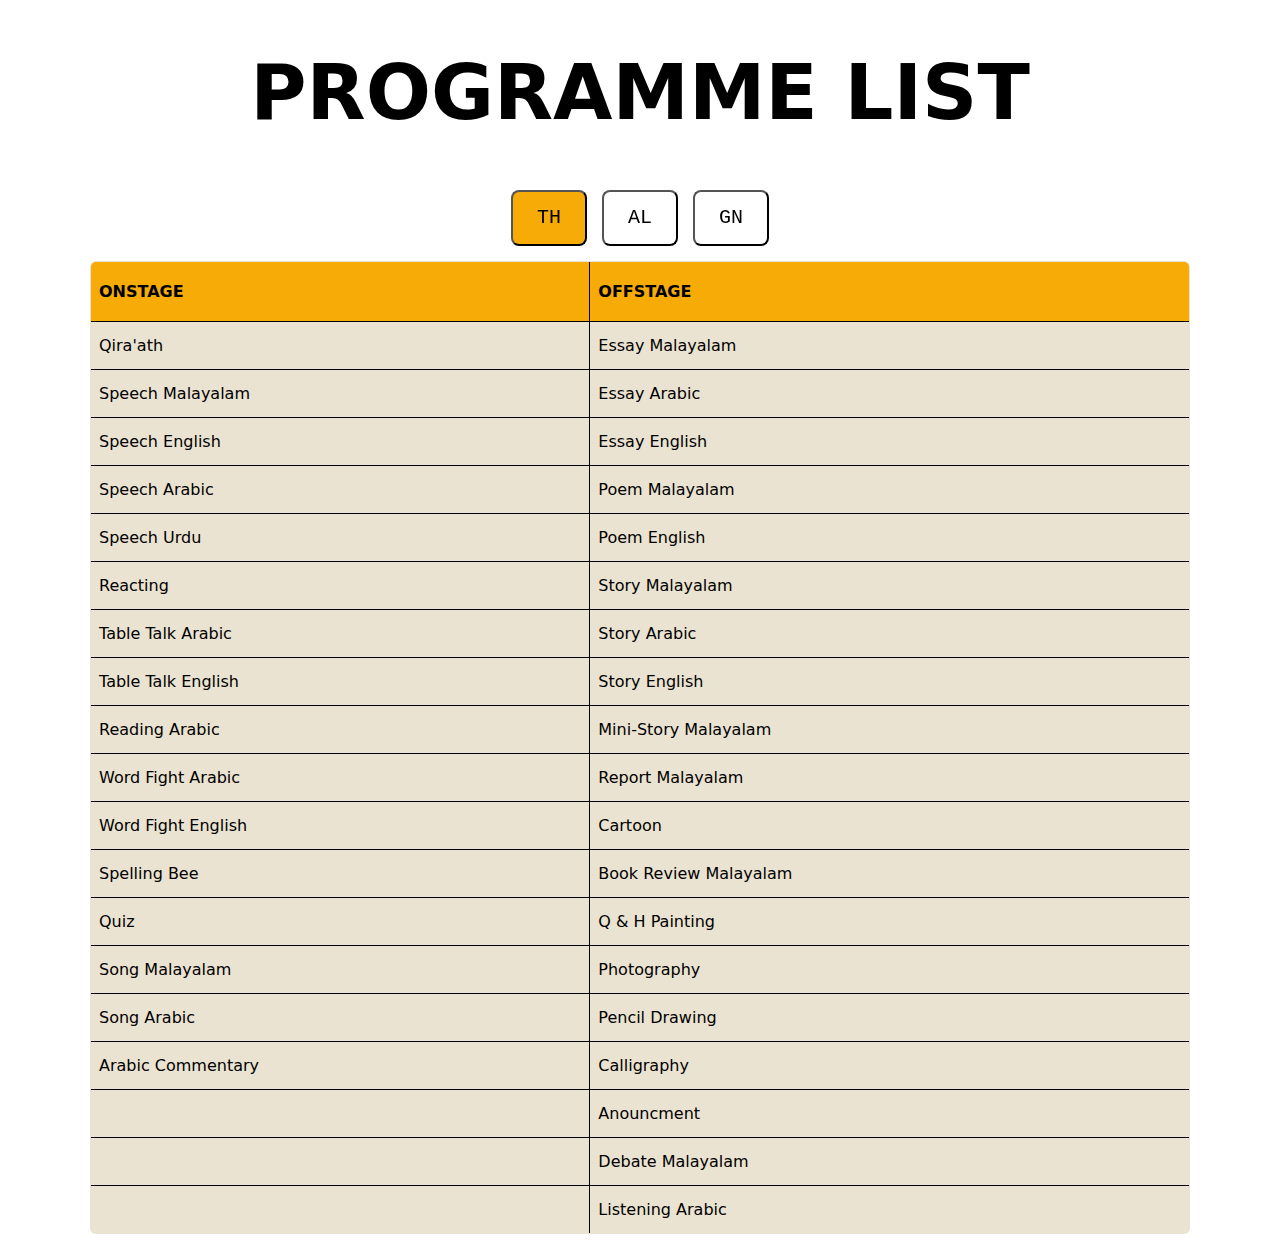
<file: program.html>
<!DOCTYPE html>
<html lang="en">

<head>
    <meta charset="UTF-8">
    <meta name="viewport" content="width=device-width, initial-scale=1.0">
    <title>Fest Programmes</title>
    <link rel="stylesheet" href="css/program.css">

    <link rel="icon" href="favicon1.ico" type="image/x-icon">
   <link rel="shortcut icon" href="favicon1.ico" type="image/x-icon">
</head>

<body>
    <!---------------------------------------------PROGRAMME LIST START------------------------------------------->
    <section class="section">
        <!---------------------------------------------HEADING START------------------------------------------->
        <div class="top cent">
            <div class="title cent">
                <h1>Programme list</h1>
            </div>
            <!---------------------------------------------BUTTON START------------------------------------------->
            <div class="buttons-div">
                <div>
                    <button id="thbutton" class="button active-b" onclick="thdy()">TH</button>
                    <button id="albutton" class="button" onclick="aliya()">AL</button>
                    <button id="gnbutton" class="button" onclick="general()">GN</button>
                </div>
            </div>
            <!---------------------------------------------BUTTON END------------------------------------------->
        </div>
        <!---------------------------------------------HEADING END------------------------------------------->

        <!---------------------------------------------TH PROGRAMME START------------------------------------------->
        <div id="thdy" class="table-div">
            <table>
                <thead>
                    <tr>
                        <th>ONSTAGE</th>
                        <th>OFFSTAGE</th>
                    </tr>
                </thead>
                <tbody>
                    <tr>
                        <td>Qira'ath</td>
                        <td>Essay Malayalam</td>
                    </tr>
                    <tr>
                        <td>Speech Malayalam</td>
                        <td>Essay Arabic</td>
                    </tr>
                    <tr>
                        <td>Speech English</td>
                        <td>Essay English</td>
                    </tr>
                    <tr>
                        <td>Speech Arabic</td>
                        <td>Poem Malayalam</td>
                    </tr>
                    <tr>
                        <td>Speech Urdu</td>
                        <td>Poem English</td>
                    </tr>
                    <tr>
                        <td>Reacting</td>
                        <td>Story Malayalam</td>
                    </tr>
                    <tr>
                        <td>Table Talk Arabic</td>
                        <td>Story Arabic</td>
                    </tr>
                    <tr>
                        <td>Table Talk English</td>
                        <td>Story English</td>
                    </tr>
                    <tr>
                        <td>Reading Arabic</td>
                        <td>Mini-Story Malayalam</td>
                    </tr>
                    <tr>
                        <td>Word Fight Arabic</td>
                        <td>Report Malayalam</td>
                    </tr>
                    <tr>
                        <td>Word Fight English</td>
                        <td>Cartoon</td>
                    </tr>
                    <tr>
                        <td>Spelling Bee</td>
                        <td>Book Review Malayalam</td>
                    </tr>
                    <tr>
                        <td>Quiz</td>
                        <td>Q & H Painting</td>
                    </tr>
                    <tr>
                        <td>Song Malayalam</td>
                        <td>Photography</td>
                    </tr>
                    <tr>
                        <td>Song Arabic</td>
                        <td>Pencil Drawing</td>
                    </tr>
                    <tr>
                        <td>Arabic Commentary</td>
                        <td>Calligraphy</td>
                    </tr>
                    <tr>
                        <td></td>
                        <td>Anouncment</td>
                    </tr>
                    <tr>
                        <td></td>
                        <td>Debate Malayalam</td>
                    </tr>
                    <tr>
                        <td></td>
                        <td>Listening Arabic</td>
                    </tr>
                </tbody>
            </table>
        </div>
        <!---------------------------------------------TH PROGRAMME END------------------------------------------->
        <!---------------------------------------------AL PROGRAMME START------------------------------------------->
        <div id="aliya" class="table-div">
            <table>
                <thead>
                    <tr>
                        <th>ONSTAGE</th>
                        <th>OFFSTAGE</th>
                    </tr>
                </thead>
                <tbody>
                    <tr>
                        <td>Qira'ath</td>
                        <td>Essay Malayalam</td>
                    </tr>
                    <tr>
                        <td>Speech Malayalam</td>
                        <td>Essay Arabic</td>
                    </tr>
                    <tr>
                        <td>Speech English</td>
                        <td>Essay English</td>
                    </tr>
                    <tr>
                        <td>Speech Arabic</td>
                        <td>Essay Urdu</td>
                    </tr>
                    <tr>
                        <td>Speech Urdu</td>
                        <td>Poem Malayalam</td>
                    </tr>
                    <tr>
                        <td>Think Talk</td>
                        <td>Poem Arabic</td>
                    </tr>
                    <tr>
                        <td>Debate Malayalam</td>
                        <td>Poem English</td>
                    </tr>
                    <tr>
                        <td>Encounter</td>
                        <td>Poem Urdu</td>
                    </tr>
                    <tr>
                        <td>Roll Play</td>
                        <td>Story Malayalam</td>
                    </tr>
                    <tr>
                        <td>Inspiring Talk</td>
                        <td>Story Arabic</td>
                    </tr>
                    <tr>
                        <td>Spot Translation A-M</td>
                        <td>Story English</td>
                    </tr>
                    <tr>
                        <td>Spot Translation E-M</td>
                        <td>Mini-Story Malayalam</td>
                    </tr>
                    <tr>
                        <td>Spelling Bee</td>
                        <td>Mini-Story Arabic</td>
                    </tr>
                    <tr>
                        <td>Quiz</td>
                        <td>Mini-Story English</td>
                    </tr>
                    <tr>
                        <td>Song Malayalam</td>
                        <td>Report Malayalam</td>
                    </tr>
                    <tr>
                        <td>Urdu Gazal</td>
                        <td>Report Arabic</td>
                    </tr>
                    <tr>
                        <td>Anouncment</td>
                        <td>Report English</td>
                    </tr>
                    <tr>
                        <td>Oru Nimisham</td>
                        <td>Cartoon</td>
                    </tr>
                    <tr>
                        <td>Debate English</td>
                        <td>Photo Feature</td>
                    </tr>
                    <tr>
                        <td>Debate Arabic</td>
                        <td>Q & H Painting</td>
                    </tr>
                    <tr>
                        <td>Word-Fight Arabic</td>
                        <td>Photography</td>
                    </tr>
                    <tr>
                        <td>Word-Fight English</td>
                        <td>Poem Translation A-M</td>
                    </tr>
                    <tr>
                        <td></td>
                        <td>Translation A-M</td>
                    </tr>
                    <tr>
                        <td></td>
                        <td>Translation E-M</td>
                    </tr>
                    <tr>
                        <td></td>
                        <td>Calligraphy</td>
                    </tr>
                </tbody>
            </table>
        </div>
        <!---------------------------------------------TH PROGRAMME END------------------------------------------->
        <!---------------------------------------------GEN PROGRAMME START------------------------------------------->
        <div id="general" class="table-div">
            <table>
                <thead>
                    <tr>
                        <th>OFFSTAGE</th>
                        <th>ONSTAGE</th>
                    </tr>
                </thead>
                <tbody>
                    <tr>
                        <td>Song Writing</td>
                        <td>Kaviyarang</td>
                    </tr>
                    <tr>
                        <td>Ithihasa Quiz</td>
                        <td>Mushaara</td>
                    </tr>
                    <tr>
                        <td>Reel Making</td>
                        <td>MashUp</td>
                    </tr>
                    <tr>
                        <td>E-Magazine</td>
                        <td>Kithab-oth</td>
                    </tr>
                    <tr>
                        <td>brochure making</td>
                        <td>Skit</td>
                    </tr>
                    <tr>
                        <td></td>
                        <td>Va'al</td>
                    </tr>
                    <tr>
                        <td></td>
                        <td>Sufi Night</td>
                    </tr>
                    <tr>
                        <td></td>
                        <td>Kadha Prasangam</td>
                    </tr>
                </tbody>
            </table>
        </div>
        <!---------------------------------------------GEN PROGRAMME END------------------------------------------->

    </section>
    <!---------------------------------------------PROGRAMME LIST END------------------------------------------->
    <script src="js/prog_score.js"></script>
</body>
</body>

</html>
</file>
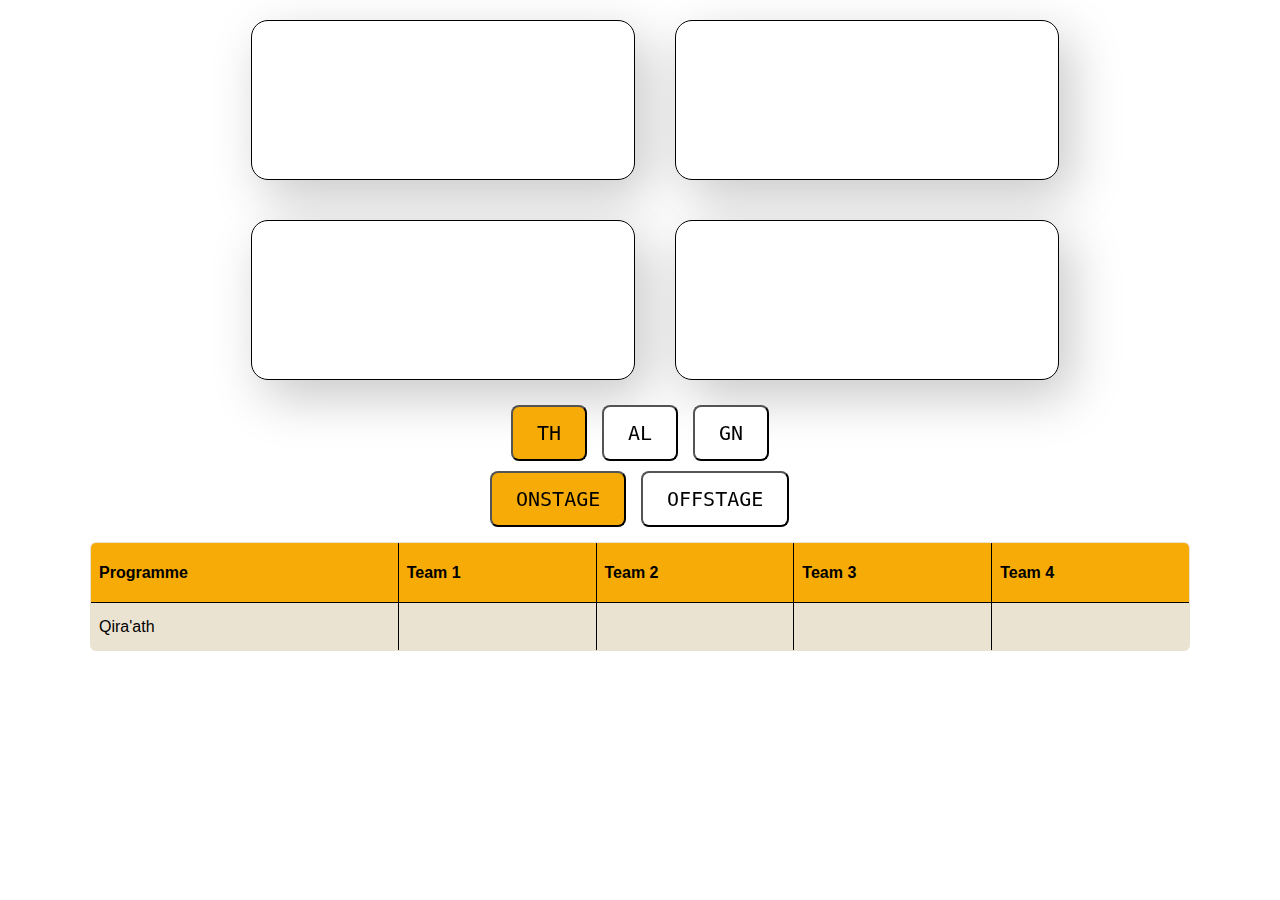
<file: score.html>
<!DOCTYPE html>
<html lang="en">

<head>
    <meta charset="UTF-8">
    <meta name="viewport" content="width=device-width, initial-scale=1.0">
    <title>Fest Scores</title>
    <link rel="stylesheet" href="css/score.css">

    <link rel="apple-touch-icon" sizes="180x180" href="/favicon/apple-touch-icon.png">
    <link rel="icon" type="image/png" sizes="32x32" href="/favicon-32x32.png">
    <link rel="icon" type="image/png" sizes="16x16" href="favicon-16x16.png">
    <link rel="manifest" href="/favicon/site.webmanifest">
    <link rel="mask-icon" href="/favicon/safari-pinned-tab.svg" color="#5bbad5">
    <meta name="msapplication-TileColor" content="#da532c">
    <meta name="theme-color" content="#ffffff">
</head>

<body>

    <section class="card-mng">
        <!---------------------------------------------TOTAL POINT START------------------------------------------->
        <div class="container">
            <div class="card-div">
                <div class="card our">
                    <h2 id="team-name1"></h2>
                    <h1 id="score1"></h1>
                </div>
                <div class="card our">
                    <h2 id="team-name2"></h2>
                    <h1 id="score2"></h1>
                </div>
                <div class="card our">
                    <h2 id="team-name3"></h2>
                    <h1 id="score3"></h1>
                </div>
                <div class="card our">
                    <h2 id="team-name4"></h2>
                    <h1 id="score4"></h1>
                </div>
            </div>
        </div>
    </section>
    <!---------------------------------------------TOTAL POINT END------------------------------------------->

    <!---------------------------------------------SCORE SHOW BUTTON START------------------------------------------->
    <section>
        <div class="buttons-div">
            <div class="category">
                <button id="th-score-btn" class="button active-b" onclick="thScoreBtn()">TH</button>
                <button id="al-score-btn" class="button" onclick="alScoreBtn()">AL</button>
                <button id="gn-score-btn" class="button" onclick="gnScoreBtn()">GN</button>
            </div>
            <div id="th-stage" class="stage">
                <button id="btn-th-on" class="button active-b" onclick="thOnBtn()">ONSTAGE</button>
                <button id="btn-th-off" class="button" onclick="thOffBtn()">OFFSTAGE</button>
            </div>
            <div id="al-stage" class="stage">
                <button id="btn-al-on" class="button active-b" onclick="alOnBtn()">ONSTAGE</button>
                <button id="btn-al-off" class="button" onclick="alOffBtn()">OFFSTAGE</button>
            </div>
            <div id="gn-stage" class="stage">
                <button id="btn-gn-on" class="button active-b" onclick="gnOnBtn()">ONSTAGE</button>
                <button id="btn-gn-off" class="button" onclick="gnOffBtn()">OFFSTAGE</button>
            </div>
        </div>
        <!---------------------------------------------SCORE SHOW BUTTON END------------------------------------------->
        <!---------------------------------------------ALL TEAM SCORE START------------------------------------------->
        <div class="tables-div">
            <!---------------------------------------------TH ON STAGE SCORE START------------------------------------------->
            <div id="tb-th-on" class="table-div">
                <table id="th-onstage">
                    <thead>
                        <tr>
                            <th>Programme</th>
                            <th>Team 1</th>
                            <th>Team 2</th>
                            <th>Team 3</th>
                            <th>Team 4</th>
                        </tr>
                    </thead>
                    <tbody>
                        <tr>
                            <td>Qira'ath</td>
                            <td></td>
                            <td></td>
                            <td></td>
                            <td></td>
                        </tr>
                    </tbody>
                </table>
            </div>
            <!---------------------------------------------TH OFF STAGE SCORE END------------------------------------------->
            <!---------------------------------------------TH ON STAGE SCORE START------------------------------------------->
            <div id="tb-th-off" class="table-div">
                <table id="th-offstage">
                    <thead>
                        <tr>
                            <th>Programme</th>
                            <th>Team 1</th>
                            <th>Team 2</th>
                            <th>Team 3</th>
                            <th>Team 4</th>
                        </tr>
                    </thead>
                    <tbody>
                        <tr>
                            <td>Essay Malayalam</td>
                            <td></td>
                            <td></td>
                            <td></td>
                            <td></td>
                        </tr>
                    </tbody>
                </table>
            </div>
            <!---------------------------------------------TH ON STAGE SCORE END------------------------------------------->
            <!---------------------------------------------AL OFF STAGE SCORE START------------------------------------------->
            <div id="tb-al-off" class="table-div">
                <table id="al-offstage">
                    <thead>
                        <tr>
                            <th>Programme</th>
                            <th>Team 1</th>
                            <th>Team 2</th>
                            <th>Team 3</th>
                            <th>Team 4</th>
                        </tr>
                    </thead>
                    <tbody>
                        <tr>
                            <td>Essay Malayalam</td>
                            <td></td>
                            <td></td>
                            <td></td>
                            <td></td>
                        </tr>
                    </tbody>
                </table>
            </div>
            <!---------------------------------------------AL OFF STAGE SCORE END------------------------------------------->
            <!---------------------------------------------AL ON STAGE SCORE START------------------------------------------->
            <div id="tb-al-on" class="table-div">
                <table id="al-onstage">
                    <thead>
                        <tr>
                            <th>Programme</th>
                            <th>Team 1</th>
                            <th>Team 2</th>
                            <th>Team 3</th>
                            <th>Team 4</th>
                        </tr>
                    </thead>
                    <tbody>
                        <tr>
                            <td>Qira'ath</td>
                            <td></td>
                            <td></td>
                            <td></td>
                            <td></td>
                        </tr>
                    </tbody>
                </table>
            </div>
            <!---------------------------------------------AL ON STAGE SCORE END------------------------------------------->
            <!---------------------------------------------GEN ON STAGE SCORE START------------------------------------------->
            <div id="tb-gn-on" class="table-div">
                <table id="gn-onstage">
                    <thead>
                        <tr>
                            <th>Programme</th>
                            <th>Team 1</th>
                            <th>Team 2</th>
                            <th>Team 3</th>
                            <th>Team 4</th>
                        </tr>
                    </thead>
                    <tbody>
                        <tr>
                            <td>Kaviyarang</td>
                            <td></td>
                            <td></td>
                            <td></td>
                            <td></td>
                        </tr>
                    </tbody>
                </table>
            </div>
            <!---------------------------------------------GEN ON STAGE SCORE END------------------------------------------->
            <!---------------------------------------------GEN OFF STAGE SCORE START------------------------------------------->
            <div id="tb-gn-off" class="table-div">
                <table id="gn-offstage">
                    <thead>
                        <tr>
                            <th>Programme</th>
                            <th>Team 1</th>
                            <th>Team 2</th>
                            <th>Team 3</th>
                            <th>Team 4</th>
                        </tr>
                    </thead>
                    <tbody>
                        <tr>
                            <td>Song Writing</td>
                            <td></td>
                            <td></td>
                            <td></td>
                            <td></td>
                        </tr>
                    </tbody>
                </table>
            </div>
            <!---------------------------------------------GEN OFF STAGE SCORE END------------------------------------------->
        </div>
        <!---------------------------------------------ALL TEAM SCORE END------------------------------------------->
    </section>

    <script src="js/prog_score.js"></script>
</body>

</html>
</file>
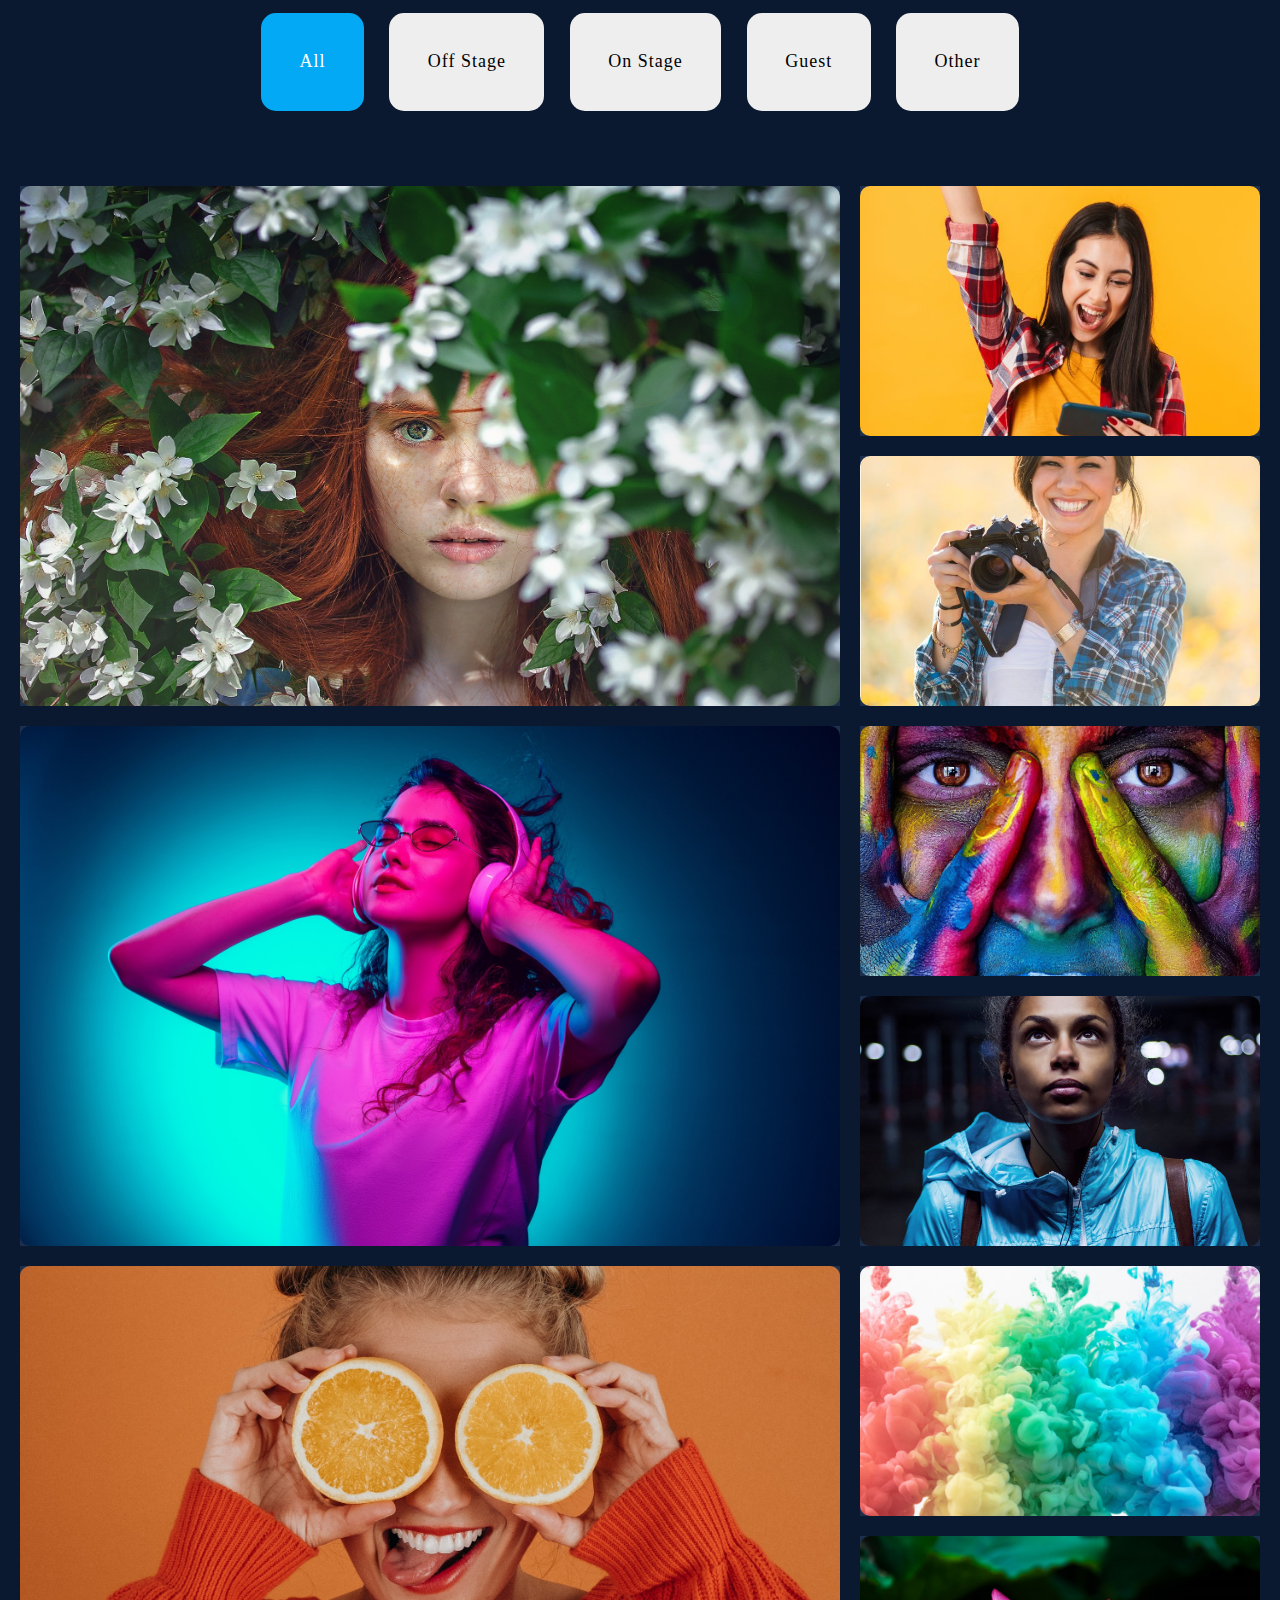
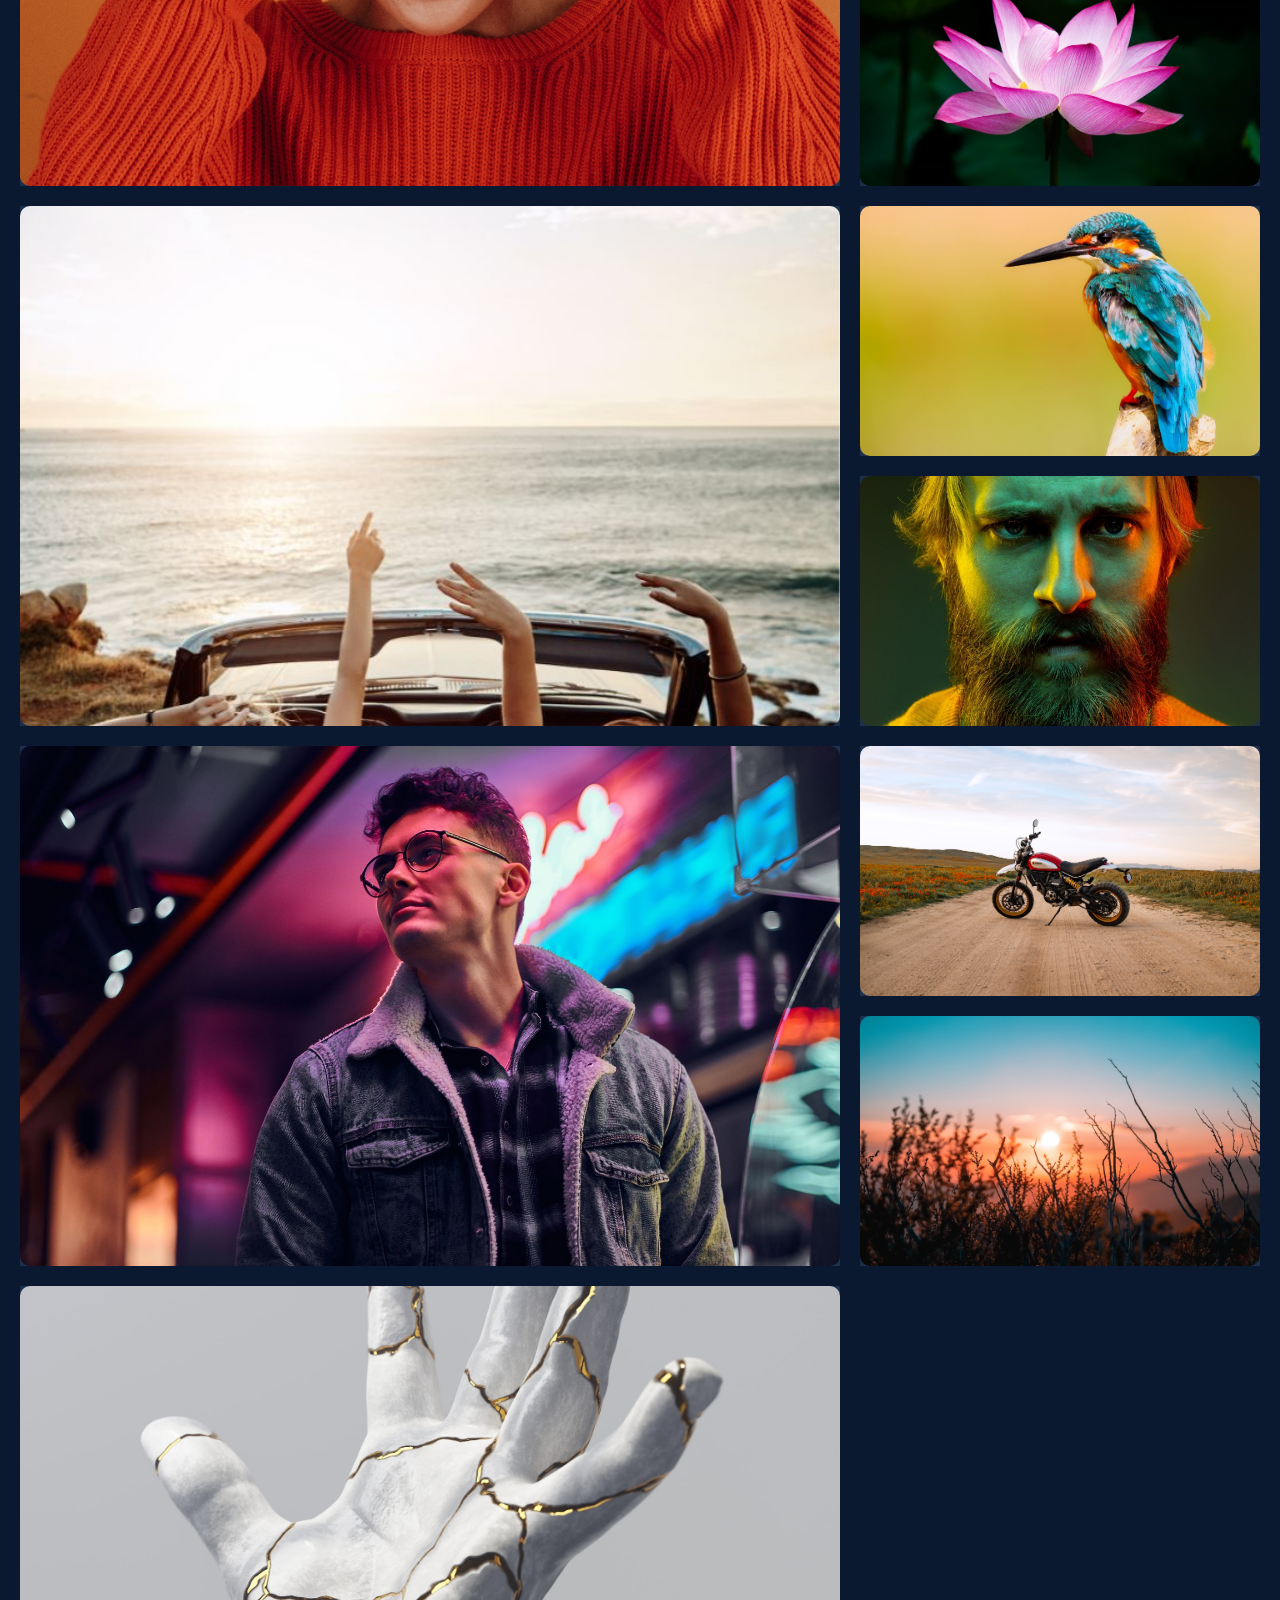
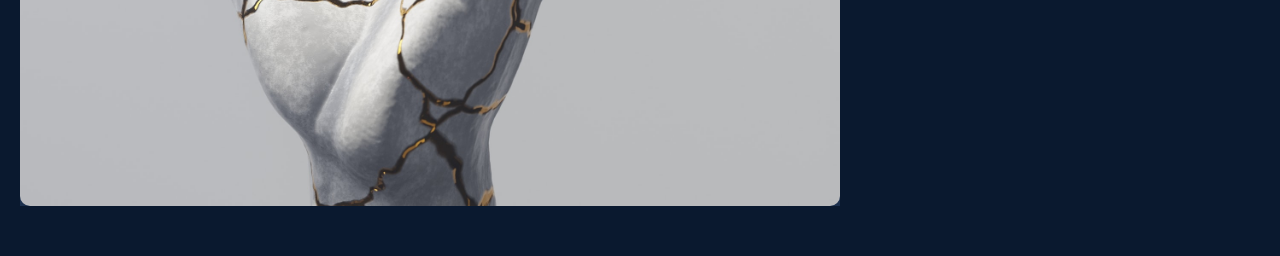
<file: masa fest/gallery.html>
<!DOCTYPE html>
<html lang="en">
<head>
  <meta charset="UTF-8" />
  <meta name="viewport" content="width=device-width, initial-scale=1.0" />
  <title>CSS Grid Gallery Layout</title>
  <!-- Your stylesheet -->
  <link rel="stylesheet" href="css/gallery.css" />
</head>
<body>
  <section>
    <ul>
      <li class="list active" data-filter="all">All</li>
      <li class="list" data-filter="off">Off Stage</li>
      <li class="list" data-filter="on">On Stage</li>
      <li class="list" data-filter="guest">Guest</li>
      <li class="list" data-filter="other">Other</li>
    </ul>
</section>
  <div class="grid-gallery" id="gallery">
    <div class="grid-item off" onclick="openLightbox('images/img-2.jpg')">
      <img src="images/img-2.jpg" />
    </div>
    <div class="grid-item off" onclick="openLightbox('images/img-4.jpg')">
      <img src="images/img-4.jpg" />
    </div>
    <div class="grid-item off" onclick="openLightbox('images/img-7.jpg')">
      <img src="images/img-7.jpg" />
    </div>
    <div class="grid-item off" onclick="openLightbox('images/img-8.jpg')">
      <img src="images/img-8.jpg" />
    </div>
    <div class="grid-item off" onclick="openLightbox('images/img-9.jpg')">
      <img src="images/img-9.jpg" />
    </div>
    <div class="grid-item on" onclick="openLightbox('images/img-10.jpg')">
      <img src="images/img-10.jpg" />
    </div>
    <div class="grid-item on" onclick="openLightbox('images/img-14.jpg')">
      <img src="images/img-14.jpg" />
    </div>
    <div class="grid-item on" onclick="openLightbox('images/img-16.jpg')">
      <img src="images/img-16.jpg" />
    </div>
    <div class="grid-item on" onclick="openLightbox('images/img-19.jpg')">
      <img src="images/img-19.jpg" />
    </div>
    <div class="grid-item guest" onclick="openLightbox('images/img-20.jpg')">
      <img src="images/img-20.jpg" />
    </div>
    <div class="grid-item guest" onclick="openLightbox('images/img-21.jpg')">
      <img src="images/img-21.jpg" />
    </div>
    <div class="grid-item guest" onclick="openLightbox('images/img-22.jpg')">
      <img src="images/img-22.jpg" />
    </div>
    <div class="grid-item guest" onclick="openLightbox('images/img-23.jpg')">
      <img src="images/img-23.jpg" />
    </div>
    <div class="grid-item other" onclick="openLightbox('images/img-24.jpg')">
      <img src="images/img-24.jpg" />
    </div>
    <div class="grid-item other" onclick="openLightbox('images/img-25.jpg')">
      <img src="images/img-25.jpg" />
    </div>
    <div class="grid-item other" onclick="openLightbox('images/img-26.jpg')">
      <img src="images/img-26.jpg" />
    </div>
    <!-- Repeat for other images class="close-btn" onclick="closeLightbox()"-->
  </div>

  <div class="lightbox" id="lightbox">
    <div class="lightbox-content">
      <img id="lightbox-img"/>
      <svg class="close-btn" onclick="closeLightbox()" xmlns="http://www.w3.org/2000/svg" viewBox="0 0 24 24" width="24" height="24" fill="none" stroke="white" stroke-width="2" stroke-linecap="round" stroke-linejoin="round">
        <line c x1="18" y1="6" x2="6" y2="18"></line>
        <line x1="6" y1="6" x2="18" y2="18"></line>
      </svg>
            
      <a id="download-btn" class="download-btn" download>
        <svg xmlns="http://www.w3.org/2000/svg" viewBox="0 0 24 24" width="24" height="24" fill="none" stroke="currentColor" stroke-width="2" stroke-linecap="round" stroke-linejoin="round">
          <path d="M21 15v4a2 2 0 0 1-2 2H5a2 2 0 0 1-2-2v-4"></path>
          <polyline points="7 10 12 15 17 10"></polyline>
          <line x1="12" y1="15" x2="12" y2="3"></line>
        </svg>
        
      </a>
    </div>
  </div>
  <script src="https://code.jquery.com/jquery-3.7.1.js" integrity="sha256-eKhayi8LEQwp4NKxN+CfCh+3qOVUtJn3QNZ0TciWLP4=" crossorigin="anonymous"></script>
  <script src="js/gallery.js"></script>
</body>
</html>
</file>
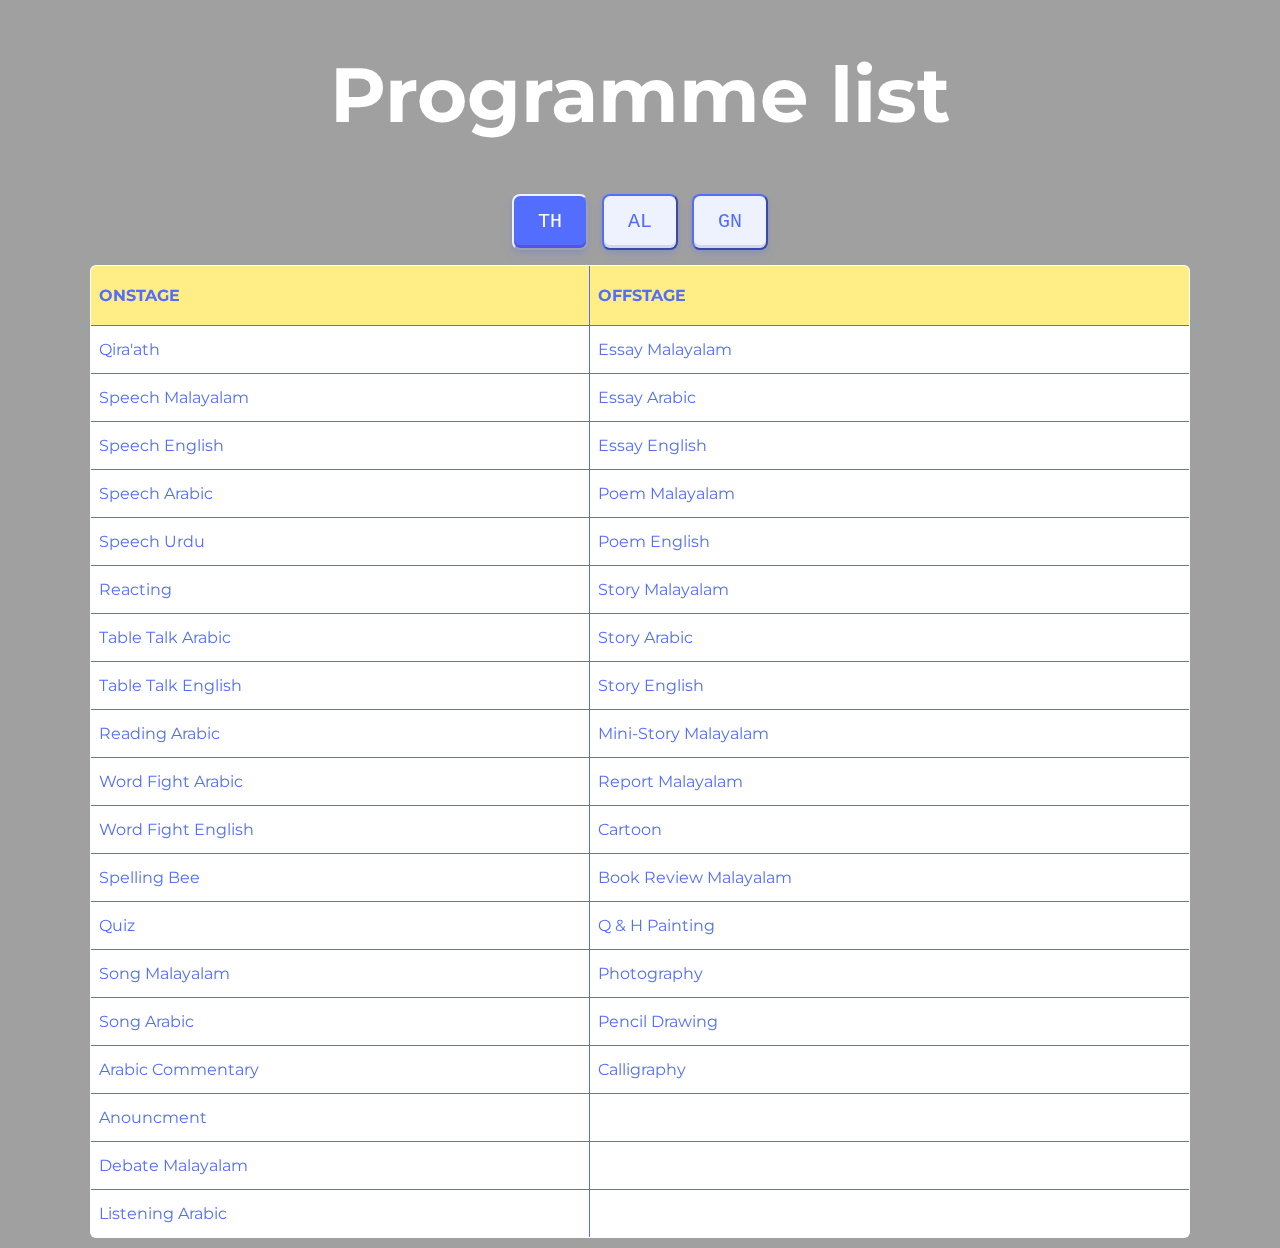
<file: masa fest/program.html>
<!DOCTYPE html>
<html lang="en">

<head>
    <meta charset="UTF-8">
    <meta name="viewport" content="width=device-width, initial-scale=1.0">
    <title>Fest Programmes</title>
    <link rel="stylesheet" href="css/program.css">
</head>

<body>
    <!---------------------------------------------PROGRAMME LIST START------------------------------------------->
    <section class="section">
        <!---------------------------------------------HEADING START------------------------------------------->
        <div class="top cent">
            <div class="title cent">
                <h1>Programme list</h1>
            </div>
            <!---------------------------------------------BUTTON START------------------------------------------->
            <div class="buttons-div">
                <div>
                    <button id="thbutton" class="button active-b" onclick="thdy()">TH</button>
                    <button id="albutton" class="button" onclick="aliya()">AL</button>
                    <button id="gnbutton" class="button" onclick="general()">GN</button>
                </div>
            </div>
            <!---------------------------------------------BUTTON END------------------------------------------->
        </div>
        <!---------------------------------------------HEADING END------------------------------------------->

        <!---------------------------------------------TH PROGRAMME START------------------------------------------->
        <div id="thdy" class="table-div">
            <table>
                <thead>
                    <tr>
                        <th>ONSTAGE</th>
                        <th>OFFSTAGE</th>
                    </tr>
                </thead>
                <tbody>
                    <tr>
                        <td>Qira'ath</td>
                        <td>Essay Malayalam</td>
                    </tr>
                    <tr>
                        <td>Speech Malayalam</td>
                        <td>Essay Arabic</td>
                    </tr>
                    <tr>
                        <td>Speech English</td>
                        <td>Essay English</td>
                    </tr>
                    <tr>
                        <td>Speech Arabic</td>
                        <td>Poem Malayalam</td>
                    </tr>
                    <tr>
                        <td>Speech Urdu</td>
                        <td>Poem English</td>
                    </tr>
                    <tr>
                        <td>Reacting</td>
                        <td>Story Malayalam</td>
                    </tr>
                    <tr>
                        <td>Table Talk Arabic</td>
                        <td>Story Arabic</td>
                    </tr>
                    <tr>
                        <td>Table Talk English</td>
                        <td>Story English</td>
                    </tr>
                    <tr>
                        <td>Reading Arabic</td>
                        <td>Mini-Story Malayalam</td>
                    </tr>
                    <tr>
                        <td>Word Fight Arabic</td>
                        <td>Report Malayalam</td>
                    </tr>
                    <tr>
                        <td>Word Fight English</td>
                        <td>Cartoon</td>
                    </tr>
                    <tr>
                        <td>Spelling Bee</td>
                        <td>Book Review Malayalam</td>
                    </tr>
                    <tr>
                        <td>Quiz</td>
                        <td>Q & H Painting</td>
                    </tr>
                    <tr>
                        <td>Song Malayalam</td>
                        <td>Photography</td>
                    </tr>
                    <tr>
                        <td>Song Arabic</td>
                        <td>Pencil Drawing</td>
                    </tr>
                    <tr>
                        <td>Arabic Commentary</td>
                        <td>Calligraphy</td>
                    </tr>
                    <tr>
                        <td>Anouncment</td>
                        <td></td>
                    </tr>
                    <tr>
                        <td>Debate Malayalam</td>
                        <td></td>
                    </tr>
                    <tr>
                        <td>Listening Arabic</td>
                        <td></td>
                    </tr>
                </tbody>
            </table>
        </div>
        <!---------------------------------------------TH PROGRAMME END------------------------------------------->
        <!---------------------------------------------AL PROGRAMME START------------------------------------------->
        <div id="aliya" class="table-div">
            <table>
                <thead>
                    <tr>
                        <th>ONSTAGE</th>
                        <th>OFFSTAGE</th>
                    </tr>
                </thead>
                <tbody>
                    <tr>
                        <td>Qira'ath</td>
                        <td>Essay Malayalam</td>
                    </tr>
                    <tr>
                        <td>Speech Malayalam</td>
                        <td>Essay Arabic</td>
                    </tr>
                    <tr>
                        <td>Speech English</td>
                        <td>Essay English</td>
                    </tr>
                    <tr>
                        <td>Speech Arabic</td>
                        <td>Essay Urdu</td>
                    </tr>
                    <tr>
                        <td>Speech Urdu</td>
                        <td>Poem Malayalam</td>
                    </tr>
                    <tr>
                        <td>Think Talk</td>
                        <td>Poem Arabic</td>
                    </tr>
                    <tr>
                        <td>Debate Malayalam</td>
                        <td>Poem English</td>
                    </tr>
                    <tr>
                        <td>Encounter</td>
                        <td>Poem Urdu</td>
                    </tr>
                    <tr>
                        <td>Roll Play</td>
                        <td>Story Malayalam</td>
                    </tr>
                    <tr>
                        <td>Inspiring Talk</td>
                        <td>Story Arabic</td>
                    </tr>
                    <tr>
                        <td>Spot Translation A-M</td>
                        <td>Story English</td>
                    </tr>
                    <tr>
                        <td>Spot Translation E-M</td>
                        <td>Mini-Story Malayalam</td>
                    </tr>
                    <tr>
                        <td>Spelling Bee</td>
                        <td>Mini-Story Arabic</td>
                    </tr>
                    <tr>
                        <td>Quiz</td>
                        <td>Mini-Story English</td>
                    </tr>
                    <tr>
                        <td>Song Malayalam</td>
                        <td>Report Malayalam</td>
                    </tr>
                    <tr>
                        <td>Urdu Gazal</td>
                        <td>Report Arabic</td>
                    </tr>
                    <tr>
                        <td>Anouncment</td>
                        <td>Report English</td>
                    </tr>
                    <tr>
                        <td>Oru Nimisham</td>
                        <td>Cartoon</td>
                    </tr>
                    <tr>
                        <td>Debate English</td>
                        <td>Photo Feature</td>
                    </tr>
                    <tr>
                        <td>Debate Arabic</td>
                        <td>Q & H Painting</td>
                    </tr>
                    <tr>
                        <td>Word-Fight Arabic</td>
                        <td>Photography</td>
                    </tr>
                    <tr>
                        <td>Word-Fight English</td>
                        <td>Poem Translation A-M</td>
                    </tr>
                    <tr>
                        <td></td>
                        <td>Translation A-M</td>
                    </tr>
                    <tr>
                        <td></td>
                        <td>Translation E-M</td>
                    </tr>
                    <tr>
                        <td></td>
                        <td>Calligraphy</td>
                    </tr>
                </tbody>
            </table>
        </div>
        <!---------------------------------------------TH PROGRAMME END------------------------------------------->
        <!---------------------------------------------GEN PROGRAMME START------------------------------------------->
        <div id="general" class="table-div">
            <table>
                <thead>
                    <tr>
                        <th>OFFSTAGE</th>
                        <th>ONSTAGE</th>
                    </tr>
                </thead>
                <tbody>
                    <tr>
                        <td>Kaviyarang</td>
                        <td>Song Writing</td>
                    </tr>
                    <tr>
                        <td>Mushaara</td>
                        <td>Ithihasa Quiz</td>
                    </tr>
                    <tr>
                        <td>MashUp</td>
                        <td>Reel Macking</td>
                    </tr>
                    <tr>
                        <td>Kithab-oth</td>
                        <td>E-Magazine</td>
                    </tr>
                    <tr>
                        <td>Skit</td>
                        <td>brochure making</td>
                    </tr>
                    <tr>
                        <td>Va'al</td>
                        <td></td>
                    </tr>
                    <tr>
                        <td>Sufi Night</td>
                        <td></td>
                    </tr>
                    <tr>
                        <td>Kadha Prasangam</td>
                        <td></td>
                    </tr>
                </tbody>
            </table>
        </div>
        <!---------------------------------------------GEN PROGRAMME END------------------------------------------->

    </section>
    <!---------------------------------------------PROGRAMME LIST END------------------------------------------->
    <script src="js/prog_score.js"></script>
</body>
</body>

</html>
</file>
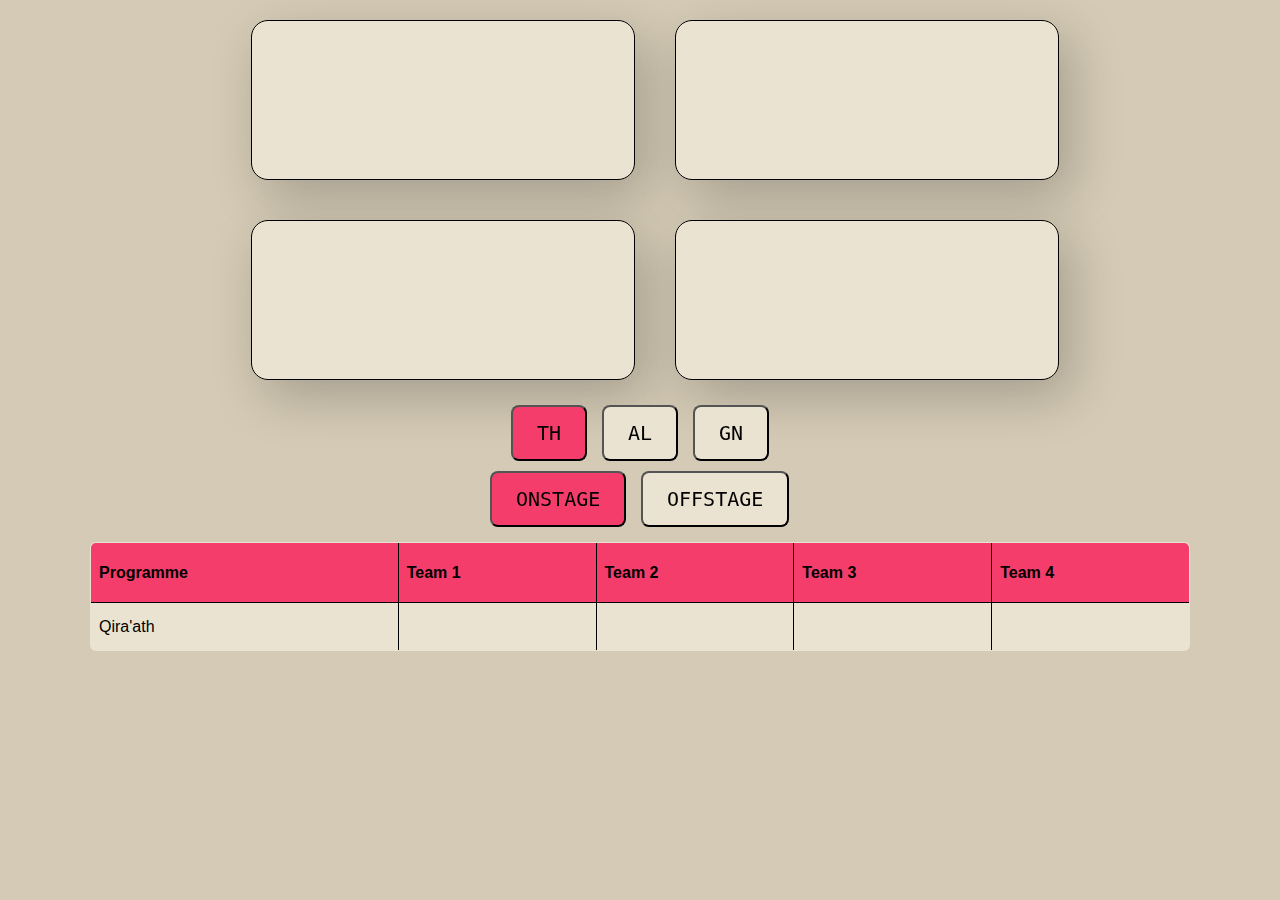
<file: masa fest/score.html>
<!DOCTYPE html>
<html lang="en">

<head>
    <meta charset="UTF-8">
    <meta name="viewport" content="width=device-width, initial-scale=1.0">
    <title>Fest Scores</title>
    <link rel="stylesheet" href="css/score.css">
</head>

<body>

    <section class="card-mng">
        <!---------------------------------------------TOTAL POINT START------------------------------------------->
        <div class="container">
            <div class="card-div">
                <div class="card our">
                    <h2 id="team-name1"></h2>
                    <h1 id="score1"></h1>
                </div>
                <div class="card our">
                    <h2 id="team-name2"></h2>
                    <h1 id="score2"></h1>
                </div>
                <div class="card our">
                    <h2 id="team-name3"></h2>
                    <h1 id="score3"></h1>
                </div>
                <div class="card our">
                    <h2 id="team-name4"></h2>
                    <h1 id="score4"></h1>
                </div>
            </div>
        </div>
    </section>
    <!---------------------------------------------TOTAL POINT END------------------------------------------->

    <!---------------------------------------------SCORE SHOW BUTTON START------------------------------------------->
    <section>
        <div class="buttons-div">
            <div class="category">
                <button id="th-score-btn" class="button active-b" onclick="thScoreBtn()">TH</button>
                <button id="al-score-btn" class="button" onclick="alScoreBtn()">AL</button>
                <button id="gn-score-btn" class="button" onclick="gnScoreBtn()">GN</button>
            </div>
            <div id="th-stage" class="stage">
                <button id="btn-th-on" class="button active-b" onclick="thOnBtn()">ONSTAGE</button>
                <button id="btn-th-off" class="button" onclick="thOffBtn()">OFFSTAGE</button>
            </div>
            <div id="al-stage" class="stage">
                <button id="btn-al-on" class="button active-b" onclick="alOnBtn()">ONSTAGE</button>
                <button id="btn-al-off" class="button" onclick="alOffBtn()">OFFSTAGE</button>
            </div>
            <div id="gn-stage" class="stage">
                <button id="btn-gn-on" class="button active-b" onclick="gnOnBtn()">ONSTAGE</button>
                <button id="btn-gn-off" class="button" onclick="gnOffBtn()">OFFSTAGE</button>
            </div>
        </div>
        <!---------------------------------------------SCORE SHOW BUTTON END------------------------------------------->
        <!---------------------------------------------ALL TEAM SCORE START------------------------------------------->
        <div class="tables-div">
            <!---------------------------------------------TH ON STAGE SCORE START------------------------------------------->
            <div id="tb-th-on" class="table-div">
                <table id="th-onstage">
                    <thead>
                        <tr>
                            <th>Programme</th>
                            <th>Team 1</th>
                            <th>Team 2</th>
                            <th>Team 3</th>
                            <th>Team 4</th>
                        </tr>
                    </thead>
                    <tbody>
                        <tr>
                            <td>Qira'ath</td>
                            <td></td>
                            <td></td>
                            <td></td>
                            <td></td>
                        </tr>
                    </tbody>
                </table>
            </div>
            <!---------------------------------------------TH OFF STAGE SCORE END------------------------------------------->
            <!---------------------------------------------TH ON STAGE SCORE START------------------------------------------->
            <div id="tb-th-off" class="table-div">
                <table id="th-offstage">
                    <thead>
                        <tr>
                            <th>Programme</th>
                            <th>Team 1</th>
                            <th>Team 2</th>
                            <th>Team 3</th>
                            <th>Team 4</th>
                        </tr>
                    </thead>
                    <tbody>
                        <tr>
                            <td>Essay Malayalam</td>
                            <td></td>
                            <td></td>
                            <td></td>
                            <td></td>
                        </tr>
                    </tbody>
                </table>
            </div>
            <!---------------------------------------------TH ON STAGE SCORE END------------------------------------------->
            <!---------------------------------------------AL OFF STAGE SCORE START------------------------------------------->
            <div id="tb-al-off" class="table-div">
                <table id="al-offstage">
                    <thead>
                        <tr>
                            <th>Programme</th>
                            <th>Team 1</th>
                            <th>Team 2</th>
                            <th>Team 3</th>
                            <th>Team 4</th>
                        </tr>
                    </thead>
                    <tbody>
                        <tr>
                            <td>Essay Malayalam</td>
                            <td></td>
                            <td></td>
                            <td></td>
                            <td></td>
                        </tr>
                    </tbody>
                </table>
            </div>
            <!---------------------------------------------AL OFF STAGE SCORE END------------------------------------------->
            <!---------------------------------------------AL ON STAGE SCORE START------------------------------------------->
            <div id="tb-al-on" class="table-div">
                <table id="al-onstage">
                    <thead>
                        <tr>
                            <th>Programme</th>
                            <th>Team 1</th>
                            <th>Team 2</th>
                            <th>Team 3</th>
                            <th>Team 4</th>
                        </tr>
                    </thead>
                    <tbody>
                        <tr>
                            <td>Qira'ath</td>
                            <td></td>
                            <td></td>
                            <td></td>
                            <td></td>
                        </tr>
                    </tbody>
                </table>
            </div>
            <!---------------------------------------------AL ON STAGE SCORE END------------------------------------------->
            <!---------------------------------------------GEN ON STAGE SCORE START------------------------------------------->
            <div id="tb-gn-on" class="table-div">
                <table id="gn-onstage">
                    <thead>
                        <tr>
                            <th>Programme</th>
                            <th>Team 1</th>
                            <th>Team 2</th>
                            <th>Team 3</th>
                            <th>Team 4</th>
                        </tr>
                    </thead>
                    <tbody>
                        <tr>
                            <td>Kaviyarang</td>
                            <td></td>
                            <td></td>
                            <td></td>
                            <td></td>
                        </tr>
                    </tbody>
                </table>
            </div>
            <!---------------------------------------------GEN ON STAGE SCORE END------------------------------------------->
            <!---------------------------------------------GEN OFF STAGE SCORE START------------------------------------------->
            <div id="tb-gn-off" class="table-div">
                <table id="gn-offstage">
                    <thead>
                        <tr>
                            <th>Programme</th>
                            <th>Team 1</th>
                            <th>Team 2</th>
                            <th>Team 3</th>
                            <th>Team 4</th>
                        </tr>
                    </thead>
                    <tbody>
                        <tr>
                            <td>Song Writing</td>
                            <td></td>
                            <td></td>
                            <td></td>
                            <td></td>
                        </tr>
                    </tbody>
                </table>
            </div>
            <!---------------------------------------------GEN OFF STAGE SCORE END------------------------------------------->
        </div>
        <!---------------------------------------------ALL TEAM SCORE END------------------------------------------->
    </section>

    <script src="js/prog_score.js"></script>
</body>

</html>
</file>
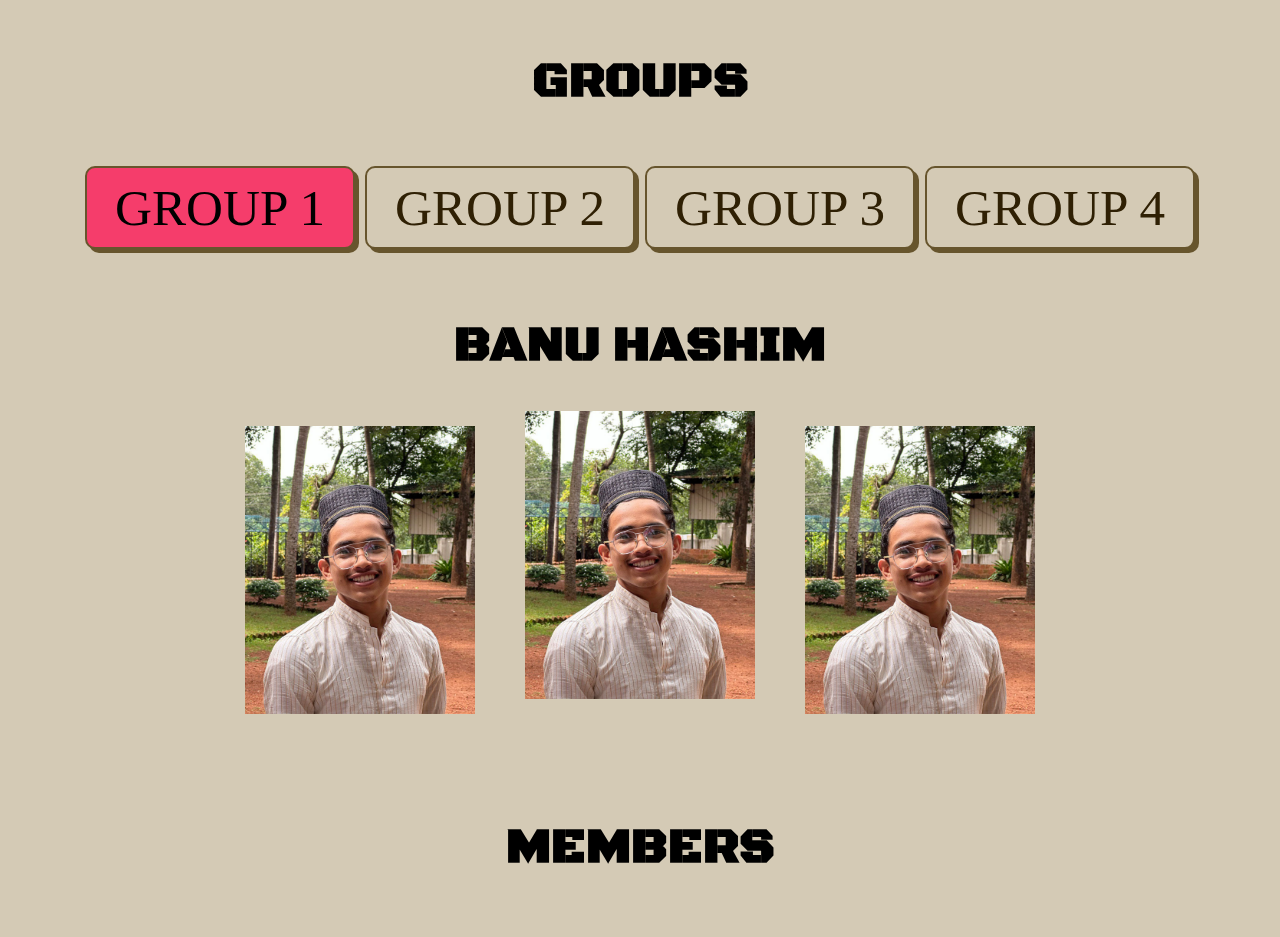
<file: masa fest/team.html>
<!DOCTYPE html>
<html lang="en">

<head>
    <meta charset="UTF-8">
    <meta name="viewport" content="width=device-width, initial-scale=1.0">
    <title>Fest Teams</title>
    <link rel="stylesheet" href="css/team.css">
</head>

<body>
    <!---------------------------------------------HEADER SECTION START------------------------------------------->
    <section class="tm-div-main">
        <div class="container">
            <div class="section-head">
                <h1 class="section-head-title">groups</h1>
            </div>
            <div class="tm-div-btn">
                <button type="button" class="team-btn active" onclick="toggleContent('content1', event)">group 1</button>
                <button type="button" class="team-btn" onclick="toggleContent('content2', event)">group 2</button>
                <button type="button" class="team-btn" onclick="toggleContent('content3', event)">group 3</button>
                <button type="button" class="team-btn" onclick="toggleContent('content4', event)">group 4</button>

            </div>
        </div>
    </section>
    <!---------------------------------------------HEADER SECTION END------------------------------------------->

    <!---------------------------------------------TEAM SEC-1 START------------------------------------------->
    <section class="tm-div" id="content1">
        <div class="container">
            <div class="team1">
                <div class="section-head">
                    <h1 class="section-head-title">banu hashim</h1>
                </div>
                <div class="image-container">
                    <div class="image">
                        <img src="images/ajmel.jpg" alt="Left Image" class="aju">
                        <div class="image-overlay">
                            <p>Muhsin Ummer <br>Ass Leader</p>
                        </div>
                    </div>

                    <div class="image middle">
                        <img src="images/ajmel.jpg" alt="Middle Image" class="aju">
                        <div class="image-overlay">
                            <p>Muhsin Ummer <br>Ass Leader</p>
                        </div>
                    </div>

                    <div class="image">
                        <img src="images/ajmel.jpg" alt="Right Image" class="aju">
                        <div class="image-overlay">
                            <p>Muhsin Ummer <br>Ass Leader</p>
                        </div>
                    </div>
                </div>
                <div class="section-head">
                    <h1 class="section-head-title">Members</h1>
                </div>
                <div class="mem-list" id="team-a">
                </div>
            </div>
        </div>
    </section>
    <!---------------------------------------------TEAM SEC-1 END------------------------------------------->
    <!---------------------------------------------TEAM SEC-2 START------------------------------------------->
    <section class="tm-div" id="content2">
        <div class="container">
            <div class="team1">
                <div class="section-head">
                    <h1 class="section-head-title">banu qraila</h1>
                </div>
                <div class="image-container">
                    <div class="image">
                        <img src="images/ajmel.jpg" alt="Left Image" class="aju">
                        <div class="image-overlay">
                            <p>Muhsin Ummer <br>Ass Leader</p>
                        </div>
                    </div>

                    <div class="image middle">
                        <img src="images/ajmel.jpg" alt="Middle Image" class="aju">
                        <div class="image-overlay">
                            <p>Muhsin Ummer <br>Ass Leader</p>
                        </div>
                    </div>

                    <div class="image">
                        <img src="images/ajmel.jpg" alt="Right Image" class="aju">
                        <div class="image-overlay">
                            <p>Muhsin Ummer <br>Ass Leader</p>
                        </div>
                    </div>
                </div>
                <div class="section-head">
                    <h1 class="section-head-title">Members</h1>
                </div>
                <div class="mem-list" id="team-b">
                </div>
            </div>
        </div>
    </section>
    <!---------------------------------------------TEAM SEC-2 END------------------------------------------->
    <!---------------------------------------------TEAM SEC-3 START------------------------------------------->
    <section class="tm-div" id="content3">
        <div class="container">
            <div class="team1">
                <div class="section-head">
                    <h1 class="section-head-title">banu saad</h1>
                </div>
                <div class="image-container">
                    <div class="image">
                        <img src="images/ajmel.jpg" alt="Left Image" class="aju">
                        <div class="image-overlay">
                            <p>Muhsin Ummer <br>Ass Leader</p>
                        </div>
                    </div>

                    <div class="image middle">
                        <img src="images/ajmel.jpg" alt="Middle Image" class="aju">
                        <div class="image-overlay">
                            <p>Muhsin Ummer <br>Ass Leader</p>
                        </div>
                    </div>

                    <div class="image">
                        <img src="images/ajmel.jpg" alt="Right Image" class="aju">
                        <div class="image-overlay">
                            <p>Muhsin Ummer <br>Ass Leader</p>
                        </div>
                    </div>
                </div>
                <div class="section-head">
                    <h1 class="section-head-title">Members</h1>
                </div>
                <div class="mem-list" id="team-c">
                </div>
            </div>
        </div>
    </section>
    <!---------------------------------------------TEAM SEC-3 END------------------------------------------->
    <!---------------------------------------------TEAM SEC-4 START------------------------------------------->
    <section class="tm-div" id="content4">
        <div class="container">
            <div class="team1">
                <div class="section-head">
                    <h1 class="section-head-title">banu hish</h1>
                </div>
                <div class="image-container">
                    <div class="image">
                        <img src="images/ajmel.jpg" alt="Left Image" class="aju">
                        <div class="image-overlay">
                            <p>Muhsin Ummer <br>Ass Leader</p>
                        </div>
                    </div>

                    <div class="image middle">
                        <img src="images/ajmel.jpg" alt="Middle Image" class="aju">
                        <div class="image-overlay">
                            <p>Muhsin Ummer <br>Ass Leader</p>
                        </div>
                    </div>

                    <div class="image">
                        <img src="images/ajmel.jpg" alt="Right Image" class="aju">
                        <div class="image-overlay">
                            <p>Muhsin Ummer <br>Ass Leader</p>
                        </div>
                    </div>
                </div>
                <div class="section-head">
                    <h1 class="section-head-title">Members</h1>
                </div>
                <div class="mem-list" id="team-d">
                </div>
            </div>
        </div>
    </section>
    <!---------------------------------------------TEAM SEC-4 START------------------------------------------->
    <script src="js/team.js"></script>
</body>

</html>
</file>
<file: css/program.css>
:root{ --main-color: #f6ab06;

  /* text colors */
  --text-dark-gray: hsl(0, 0%, 100%);
  --text-x-dark-gray: hsl(0, 0%, 10%);
  --text-black: hsl(0, 0%, 0%);

  /* bg colors */
  --bg-white: #FFFFFF;
  --bg-light-yellow: hsl(0, 0%, 100%);
  --bg-x-light-yellow: hsl(42, 40%, 87%);
  --bg-green: hsl(167, 57%, 52%);
  --bg-purple: hsl(253, 79%, 77%);

  /* border colors */
  --border-dark: hsla(0, 0%, 0%, 0.1);
  --border-x-dark: hsla(0, 0%, 0%, 0.7);
  --font-famil: 'Black Ops One', system-ui;
}


@import url('https://fonts.googleapis.com/css2?family=Montserrat:ital,wght@0,200;0,300;0,600;0,800;1,400&display=swap');
@import url('https://fonts.googleapis.com/css2?family=Black+Ops+One&display=swap');

html{
    scroll-behavior: smooth;
}

* {
    box-sizing: border-box;
    margin: 0;
    padding: 0;
}

body{
    font-family: var(--font-famil);
    background-color: var(--bg-light-yellow);
    color: var(--text-black);
    -webkit-text-size-adjust: 100%;
    -webkit-tap-highlight-color: transparent;
}

::selection {
  color: var(--text-black);
  background-color: var(--main-color);
}

::before,::after{
    box-sizing: border-box;
}

:root{
    --cardwidth: 300px;
    --cardheight: 150px; 
    --bgwidth:288px;
    --bgheight:238px;
    --section-p: 80px;
}
.container{
    max-width: 100dvw;
    margin: auto;
    padding: 0 15px;
}

/* section styling start*/
section , .top{
    display: flex;
    justify-content: center;
    flex-flow: column;
}
/* section styling end*/

.cent {
  display: flex;
    justify-content: center;
    flex-flow: column;
}

.title h1{
  display: flex;
  align-self: center;
  margin: 3rem;
  font-size: 6dvw;
  text-transform: uppercase;
  font-family: var(--font-famil);
}

@media (max-width:600px){
    .container {
        padding: 0;
    }
    .title h1{
      margin: 1rem;
      font-size: 8dvw;
    }
}

/* button section start */
.button {
    align-items: center;
    appearance: none;
    background-color: var(--bg-white);
    border-radius: 8px;
    border-color: var(--text-black);
    border-width: 2px;    
    box-sizing: border-box;
    color: var(--text-black);
    cursor: pointer;
    display: inline-flex;
    font-family: "JetBrains Mono", monospace;
    height: 56px;
    justify-content: center;
    line-height: 1;
    list-style: none;
    overflow: hidden;
    padding-left: 24px;
    padding-right: 24px;
    position: relative;
    text-align: center;
    text-decoration: none;
    transition: box-shadow 0.15s, transform 0.15s;
    user-select: none;
    -webkit-user-select: none;
    touch-action: manipulation;
    white-space: nowrap;
    will-change: box-shadow, transform;
    font-size: 20px;
    margin: 5px;
  }
  
  .button:focus {
    outline: none;
    
  }
  
  .button:hover {

    transform: translateY(-2px);
  }
  
  .button:active {
    transform: translateY(2px);
  }

  .buttons-div{
    display: flex;
    align-items: center;
    justify-content: center;
    flex-direction: column;
  }

  .active-b{
    color: var(--text-black);
    background-color: var(--main-color);
    border-color: var(--text-black);
  }


/* button section ends */


/* table section start */
table, td, th {
    border: 1px solid;
  }
  
table {
    width: 90dvw;
    border-collapse: collapse;
    margin-left: auto;
    margin-right: auto;
    color: var(--text-black);
}

.table-div {
    margin-top: 10px;
    margin-bottom: 10px;
}

table             { 
    border-spacing: 1; 
    border-collapse: collapse; 
    background: var(--bg-x-light-yellow);
    border-radius:6px;
    overflow:hidden;
    max-width:1100px;
    width:95%;
    margin:0 auto;
    position:relative;
    
    *               { position:relative }
    
    td,th           { padding-left:8px}
  
    thead tr        { 
      height:60px;
      background: var(--main-color);
      font-size:16px;
    }
    
    tbody tr        { height:48px; border-bottom:1px solid var(--bg-light-yellow) ;
      &:last-child  { border:0; }
    }
    
    td,th           { text-align:left;
      &.l           { text-align:right }
      &.c           { text-align:center }
      &.r           { text-align:center }
    }
}

#general, #aliya{
  display: none;
}

/* tv section */
@media (min-width : 1700px) {
  .container {
    max-width: 95dvw;
    margin: 0;
  }
  .button {
    height: 7dvh;
    font-size: 1.3dvw;
    margin: 8px;
  }
  .buttons-div {
    margin: 10px 0 5px 0;
  }
  .table-div {
    width: 90dvw;
    margin-left: 5dvw;
  }
  table {
    max-width: -webkit-fill-available;
    border-radius: 12px;
  }
  table th {
    user-select: none;
    font-size: 1.5dvw;
    background-color: var(--main-color); /* Enhance table header visibility */
    color: var(--text-black); /* Enhance table header visibility */
  }
  table td {
    user-select: none;
    font-size: 1.3dvw;
  }
  table thead tr {
    height: 7dvh;
  }
  table tbody tr {
    height: 6dvh;
  }
  th , td {
    margin-left: auto;
    margin-right: auto;
  }
}
</file>
<file: css/score.css>
:root{ --main-color: #f6ab06;

  /* text colors */
  --text-dark-gray: hsl(0, 0%, 100%);
  --text-x-dark-gray: hsl(0, 0%, 10%);
  --text-black: hsl(0, 0%, 0%);

  /* bg colors */
  --bg-white : #FFFFFF;
  --bg-light-yellow: hsl(42, 26%, 77%);
  --bg-x-light-yellow: hsl(42, 40%, 87%);
  --bg-green: hsl(167, 57%, 52%);
  --bg-purple: hsl(253, 79%, 77%);

  /* border colors */
  --border-dark: hsla(0, 0%, 0%, 0.1);
  --border-x-dark: hsla(0, 0%, 0%, 0.7);
}
@import url('https://fonts.googleapis.com/css2?family=Montserrat:ital,wght@0,200;0,300;0,600;0,800;1,400&display=swap');
@import url('https://fonts.googleapis.com/css2?family=Poppins:wght@300;400;500;600;700&display=swap');

html{
    scroll-behavior: smooth;
}

* {
    box-sizing: border-box;
    margin: 0;
    padding: 0;
}

body{
    font-family: 'Montserrat', sans-serif;
    background-color: var(--bg-white);
    color: var(--text-black);
}

::before,::after{
    box-sizing: border-box;
}

:root{
    --cardwidth: 300px;
    --cardheight: 150px; 
    --bgwidth:288px;
    --bgheight:238px;
    --section-p: 80px;
}
.container{
    max-width: 100dvw;
    margin: auto;
    padding: 0 15px;
}

/* section styling start*/
section , .top{
    display: flex;
    justify-content: center;
    flex-flow: column;
}
/* section styling end*/

.cent {
  display: flex;
    justify-content: center;
    flex-flow: column;
}

div h1, div h2{
  font-family: 'Poppins', sans-serif;
  font-weight: 600;
  color: var(--text-x-dark-gray);
}
/* card area */
.card {
    box-sizing: border-box;
    width: 190px;
    height: 254px;
    background: var(--bg-white);
    border: 1px solid var(--text-black);
    box-shadow: 12px 17px 51px rgba(0, 0, 0, 0.22);
    backdrop-filter: blur(6px);
    border-radius: 17px;
    text-align: center;
    cursor: pointer;
    transition: all 0.5s;
    display: flex;
    align-items: center;
    justify-content: center;
    flex-flow: column;
    user-select: none;
    font-weight: bolder;
    color: black;
  }
  
  .card:hover {
    border: 1px solid black;
    transform: scale(1.05);
  }
  
  .card:active {
    transform: scale(0.95) rotateZ(1.7deg);
  }

.card-div{
    display: flex;
    flex-flow: column wrap;
    height: 25rem;
    justify-content: center;
    align-items: flex-start;
    padding-left: 30px;
}

.our{
    width: 40dvw;
    height: 40%;
    margin-bottom: 5%;
}

.card h2{
    font-size: 3.5vw;    
}

.card h1{
    font-size: 7vw;    
}

@media (min-width:600px){
    .our{
        margin: 20px;
        width: 30dvw;
    }
}
@media (max-width:600px){
    .our{
        margin-left: 10px;
    }
    .card-div{
        padding-left: 0px;
    }
    .container {
        padding: 0;
    }
    .title h1{
      margin: 1rem;
      font-size: 8dvw;
    }
}
@media (min-width:600px){
    .card h1{
        font-size: 4vw;    
    }
}



/* button section start */
.button {
    align-items: center;
    appearance: none;
    border-radius: 8px;
    border-width: 2px;
    box-sizing: border-box;
    color: var(--text-black);
    background-color: var(--bg-white);
    border-color: var(--text-black);
    cursor: pointer;
    display: inline-flex;
    font-family: "JetBrains Mono", monospace;
    height: 56px;
    justify-content: center;
    line-height: 1;
    list-style: none;
    overflow: hidden;
    padding-left: 24px;
    padding-right: 24px;
    position: relative;
    text-align: center;
    text-decoration: none;
    transition: box-shadow 0.15s, transform 0.15s;
    user-select: none;
    -webkit-user-select: none;
    touch-action: manipulation;
    white-space: nowrap;
    will-change: box-shadow, transform;
    font-size: 20px;
    margin: 5px;
  }
  
  .button:focus {
    outline: none;
    
  }
  
  .button:hover {
    
    transform: translateY(-2px);
  }
  
  .button:active {
    
    transform: translateY(2px);
  }

  .buttons-div{
    display: flex;
    align-items: center;
    justify-content: center;
    flex-direction: column;
  }

  .active-b{
    color: var(--text-black);
    background-color: var(--main-color);
    border-color: var(--text-black);

  }


/* button section ends */

#al-stage {
  display: none;
}

#gn-stage {
  display: none;
}

/* table section start */
table, td, th {
    border: 1px solid;
  }
  
table {
    width: 90dvw;
    border-collapse: collapse;
    margin-left: auto;
    margin-right: auto;
    color: var(--text-black);
}

.table-div {
    margin-top: 10px;
    margin-bottom: 10px;
}

table             { 
    border-spacing: 1; 
    border-collapse: collapse; 
    background:var(--bg-x-light-yellow);
    border-radius:6px;
    overflow:hidden;
    max-width:1100px;
    width:95%;
    margin:0 auto;
    position:relative;
    
    *               { position:relative }
    
    td,th           { padding-left:8px}
  
    thead tr        { 
      height:60px;
      background:var(--main-color);
      font-size:16px;
    }
    
    tbody tr        { height:48px; border-bottom:1px solid var(--text-black) ;
      &:last-child  { border:0; }
    }
    
    td,th           { text-align:left;
      &.l           { text-align:right }
      &.c           { text-align:center }
      &.r           { text-align:center }
    }
}
#aliya{
  display: none;
}
#general{
  display: none;
}

#tb-th-off{
  display: none;
}
#tb-al-on, #tb-al-off {
  display: none;
}
#tb-gn-on, #tb-gn-off{
  display: none;
}

@media (max-width : 600px) {
  table{
    margin-left: 10px;
    margin-right: 10px;
  }
}


/* tv section */
@media (min-width : 1700px) {
  .our {
    width: 15%;
    height: 80%;
  }

  .card-div {
      display: flex;
      flex-wrap: wrap;
      justify-content: center;
      align-items: center;
      padding: 0 5%; /* Adjust padding as needed */
  }

  .container {
    max-width: 95dvw;
    margin: 0;
  }
  .button {
    height: 7dvh;
    font-size: 1.3dvw;
    margin: 8px;
  }
  .buttons-div {
    margin: 10px 0 5px 0;
  }
  .table-div {
    width: 90dvw;
    margin-left: 5dvw;
  }
  table {
    max-width: -webkit-fill-available;
    border-radius: 12px;
  }
  table th {
    user-select: none;
    font-size: 1.5dvw;
    background-color: var(--main-color); /* Enhance table header visibility */
    color: var(--text-black); /* Enhance table header visibility */
  }
  table td {
    user-select: none;
    font-size: 1.3dvw;
  }
  table thead tr {
    height: 7dvh;
  }
  table tbody tr {
    height: 6dvh;
  }
  th , td {
    margin-left: auto;
    margin-right: auto;
  }
}
</file>
<file: masa fest/css/gallery.css>
* {
  margin: 0;
  padding: 0;
  box-sizing: border-box;
}

body {
  margin: 0;
  padding: 0;
  background-color: #0a192f;
}


section ul {
  display: flex;
  margin-bottom: 1vw;
  justify-content: center;

}

section ul li {
  list-style: none;
  background-color: #eee;
  padding: 3vw 3vw;
  margin: 1vw;
  letter-spacing: 1px;
  cursor: pointer;
  border-radius: 15px;
  font-size: small;
  justify-content: center;
  justify-items: center;
  align-items: center;
  align-content: center;
}

@media (min-width : 600px){
  section ul li {
    font-size: large;
  }
}

section ul li.active {
  background: #03a9f4;
  color: #fff;
}

.grid-gallery {
  width: 100%;
  max-width: 1300px;
  margin: 0 auto;
  padding: 50px 20px;
  display: grid;
  grid-template-columns: repeat(auto-fit, minmax(300px, 1fr));
  grid-auto-rows: 250px;
  grid-auto-flow: dense;
  grid-gap: 20px;
}

.grid-gallery .grid-item {
  position: relative;
  background-color: #1c304e;
  overflow: hidden;
}

.grid-gallery .grid-item img {
  width: 100%;
  height: 100%;
  object-fit: cover;
  transition: transform 0.5s cubic-bezier(0.165, 0.84, 0.44, 1);
  border-radius: 10px;
}

.grid-gallery .grid-item:hover img {
  transform: scale(1.1);
}

.grid-gallery .grid-item a {
  cursor: zoom-in;
}

.grid-gallery .grid-item:nth-child(3n - 2) {
  grid-column: span 2;
  grid-row: span 2;
}


/* Write the media query */
@media (max-width: 996px) {
  .grid-gallery {
    grid-template-columns: repeat(auto-fit, minmax(150px, 1fr));
    grid-auto-rows: 280px;
  }
}

@media (max-width: 640px) {
  .grid-item:nth-child(1n) {
    grid-row: unset;
    grid-column: unset;
  }
}

/* Your existing CSS styles */
/* ... */

/* Lightbox styles */
.lightbox {
  display: none;
  position: fixed;
  top: 0;
  left: 0;
  width: 100%;
  height: 100%;
  background: rgba(0, 0, 0, 0.8);
}



/* ... (previous CSS) */

.lightbox-content {
  position: relative;
}

.lightbox-content img {
  display: block;
  margin: 0 auto;
  max-width: 100%;
  max-height: 100%;
  border-radius: 10px;
}

body.lightbox-open {
  overflow: hidden;
}


.close-btn,
.download-btn {
  position: relative;
  cursor: pointer;
  text-align: center;
}

.close-btn {
  margin-left: 50%;
}

.download-btn {
  color: #fff;
}

/* Responsive Styles */
@media (max-width: 768px) {
  .close-btn,
  .download-btn {
    font-size: 14px;
  }
}

@media (max-width: 480px) {
  .close-btn,
  .download-btn {
    font-size: 12px;
  }
}

/* ... (remaining CSS) */



/* ... (remaining CSS) */
#lightbox-img {
  max-width: 80%;
  max-height: 80vh;
  margin-top: 5%;
}

@media (max-width : 600px) {
  #lightbox-img {
    max-height: 40vh;
    margin-top: 50%;
  }
}
</file>
<file: masa fest/css/program.css>
@import url('https://fonts.googleapis.com/css2?family=Montserrat:ital,wght@0,200;0,300;0,600;0,800;1,400&display=swap');

html{
    scroll-behavior: smooth;
}

* {
    box-sizing: border-box;
    margin: 0;
    padding: 0;
}

body{
    font-family: 'Montserrat', sans-serif;
    background-color: rgb(161, 160, 160);
    color: #ffffff;
}

::before,::after{
    box-sizing: border-box;
}

:root{
    --cardwidth: 300px;
    --cardheight: 150px; 
    --bgwidth:288px;
    --bgheight:238px;
    --section-p: 80px;
}
.container{
    max-width: 100dvw;
    margin: auto;
    padding: 0 15px;
}

/* section styling start*/
section , .top{
    display: flex;
    justify-content: center;
    flex-flow: column;
}
/* section styling end*/

.cent {
  display: flex;
    justify-content: center;
    flex-flow: column;
}

.title h1{
  display: flex;
  align-self: center;
  margin: 3rem;
  font-size: 6dvw;
}

@media (max-width:600px){
    .container {
        padding: 0;
    }
    .title h1{
      margin: 1rem;
      font-size: 8dvw;
    }
}

/* button section start */
.button {
    align-items: center;
    appearance: none;
    background-color: #EEF2FF;
    border-radius: 8px;
    border-width: 2px;
    border-color: #536DFE;
    box-shadow: rgba(83, 109, 254, 0.2) 0 2px 4px, rgba(83, 109, 254, 0.15) 0 7px 13px -3px, #D6D6E7 0 -3px 0 inset;
    box-sizing: border-box;
    color: #536DFE;
    cursor: pointer;
    display: inline-flex;
    font-family: "JetBrains Mono", monospace;
    height: 56px;
    justify-content: center;
    line-height: 1;
    list-style: none;
    overflow: hidden;
    padding-left: 24px;
    padding-right: 24px;
    position: relative;
    text-align: center;
    text-decoration: none;
    transition: box-shadow 0.15s, transform 0.15s;
    user-select: none;
    -webkit-user-select: none;
    touch-action: manipulation;
    white-space: nowrap;
    will-change: box-shadow, transform;
    font-size: 20px;
    margin: 5px;
  }
  
  .button:focus {
    outline: none;
    box-shadow: #D6D6E7 0 0 0 1.5px inset, rgba(83, 109, 254, 0.4) 0 2px 4px, rgba(83, 109, 254, 0.3) 0 7px 13px -3px, #D6D6E7 0 -3px 0 inset;
  }
  
  .button:hover {
    box-shadow: rgba(83, 109, 254, 0.3) 0 4px 8px, rgba(83, 109, 254, 0.2) 0 7px 13px -3px, #D6D6E7 0 -3px 0 inset;
    transform: translateY(-2px);
  }
  
  .button:active {
    box-shadow: #D6D6E7 0 3px 7px inset;
    transform: translateY(2px);
  }

  .buttons-div{
    display: flex;
    align-items: center;
    justify-content: center;
    flex-direction: column;
  }

  .active-b{
    color: #ffffff;
    background-color: #536DFE;
    border-color: #EEF2FF;
    box-shadow: rgba(83, 109, 254, 0.2) 0 2px 4px, rgba(83, 109, 254, 0.15) 0 7px 13px -3px, #5353e7 0 -3px 0 inset;
  }


/* button section ends */


/* table section start */
table, td, th {
    border: 1px solid;
  }
  
table {
    width: 90dvw;
    border-collapse: collapse;
    margin-left: auto;
    margin-right: auto;
    color: #536DFE;
}

.table-div {
    margin-top: 10px;
    margin-bottom: 10px;
}

table             { 
    border-spacing: 1; 
    border-collapse: collapse; 
    background:white;
    border-radius:6px;
    overflow:hidden;
    max-width:1100px;
    width:95%;
    margin:0 auto;
    position:relative;
    
    *               { position:relative }
    
    td,th           { padding-left:8px}
  
    thead tr        { 
      height:60px;
      background:#FFED86;
      font-size:16px;
    }
    
    tbody tr        { height:48px; border-bottom:1px solid #E3F1D5 ;
      &:last-child  { border:0; }
    }
    
    td,th           { text-align:left;
      &.l           { text-align:right }
      &.c           { text-align:center }
      &.r           { text-align:center }
    }
}

#general, #aliya{
  display: none;
}
</file>
<file: masa fest/css/score.css>
:root{ --main-color: hsl(345, 90%, 60%);

  /* text colors */
  --text-dark-gray: hsl(0, 0%, 25%);
  --text-x-dark-gray: hsl(0, 0%, 10%);
  --text-black: hsl(0, 0%, 0%);

  /* bg colors */
  --bg-light-yellow: hsl(42, 26%, 77%);
  --bg-x-light-yellow: hsl(42, 40%, 87%);
  --bg-green: hsl(167, 57%, 52%);
  --bg-purple: hsl(253, 79%, 77%);

  /* border colors */
  --border-dark: hsla(0, 0%, 0%, 0.1);
  --border-x-dark: hsla(0, 0%, 0%, 0.7);
}
@import url('https://fonts.googleapis.com/css2?family=Montserrat:ital,wght@0,200;0,300;0,600;0,800;1,400&display=swap');
@import url('https://fonts.googleapis.com/css2?family=Poppins:wght@300;400;500;600;700&display=swap');

html{
    scroll-behavior: smooth;
}

* {
    box-sizing: border-box;
    margin: 0;
    padding: 0;
}

body{
    font-family: 'Montserrat', sans-serif;
    background-color: var(--bg-light-yellow);
    color: var(--text-black);
}

::before,::after{
    box-sizing: border-box;
}

:root{
    --cardwidth: 300px;
    --cardheight: 150px; 
    --bgwidth:288px;
    --bgheight:238px;
    --section-p: 80px;
}
.container{
    max-width: 100dvw;
    margin: auto;
    padding: 0 15px;
}

/* section styling start*/
section , .top{
    display: flex;
    justify-content: center;
    flex-flow: column;
}
/* section styling end*/

.cent {
  display: flex;
    justify-content: center;
    flex-flow: column;
}

div h1, div h2{
  font-family: 'Poppins', sans-serif;
  font-weight: 600;
  color: var(--text-x-dark-gray);
}
/* card area */
.card {
    box-sizing: border-box;
    width: 190px;
    height: 254px;
    background: var(--bg-x-light-yellow);
    border: 1px solid var(--text-black);
    box-shadow: 12px 17px 51px rgba(0, 0, 0, 0.22);
    backdrop-filter: blur(6px);
    border-radius: 17px;
    text-align: center;
    cursor: pointer;
    transition: all 0.5s;
    display: flex;
    align-items: center;
    justify-content: center;
    flex-flow: column;
    user-select: none;
    font-weight: bolder;
    color: black;
  }
  
  .card:hover {
    border: 1px solid black;
    transform: scale(1.05);
  }
  
  .card:active {
    transform: scale(0.95) rotateZ(1.7deg);
  }

.card-div{
    display: flex;
    flex-flow: column wrap;
    height: 25rem;
    justify-content: center;
    align-items: flex-start;
    padding-left: 30px;
}

.our{
    width: 40dvw;
    height: 40%;
    margin-bottom: 5%;
}

.card h2{
    font-size: 3.5vw;    
}

.card h1{
    font-size: 7vw;    
}

@media (min-width:600px){
    .our{
        margin: 20px;
        width: 30dvw;
    }
}
@media (max-width:600px){
    .our{
        margin-left: 10px;
    }
    .card-div{
        padding-left: 0px;
    }
    .container {
        padding: 0;
    }
    .title h1{
      margin: 1rem;
      font-size: 8dvw;
    }
}
@media (min-width:600px){
    .card h1{
        font-size: 4vw;    
    }
}



/* button section start */
.button {
    align-items: center;
    appearance: none;
    border-radius: 8px;
    border-width: 2px;
    box-sizing: border-box;
    color: var(--text-black);
    background-color: var(--bg-x-light-yellow);
    border-color: var(--text-black);
    cursor: pointer;
    display: inline-flex;
    font-family: "JetBrains Mono", monospace;
    height: 56px;
    justify-content: center;
    line-height: 1;
    list-style: none;
    overflow: hidden;
    padding-left: 24px;
    padding-right: 24px;
    position: relative;
    text-align: center;
    text-decoration: none;
    transition: box-shadow 0.15s, transform 0.15s;
    user-select: none;
    -webkit-user-select: none;
    touch-action: manipulation;
    white-space: nowrap;
    will-change: box-shadow, transform;
    font-size: 20px;
    margin: 5px;
  }
  
  .button:focus {
    outline: none;
    
  }
  
  .button:hover {
    
    transform: translateY(-2px);
  }
  
  .button:active {
    
    transform: translateY(2px);
  }

  .buttons-div{
    display: flex;
    align-items: center;
    justify-content: center;
    flex-direction: column;
  }

  .active-b{
    color: var(--text-black);
    background-color: var(--main-color);
    border-color: var(--text-black);

  }


/* button section ends */

#al-stage {
  display: none;
}

#gn-stage {
  display: none;
}

/* table section start */
table, td, th {
    border: 1px solid;
  }
  
table {
    width: 90dvw;
    border-collapse: collapse;
    margin-left: auto;
    margin-right: auto;
    color: var(--text-black);
}

.table-div {
    margin-top: 10px;
    margin-bottom: 10px;
}

table             { 
    border-spacing: 1; 
    border-collapse: collapse; 
    background:var(--bg-x-light-yellow);
    border-radius:6px;
    overflow:hidden;
    max-width:1100px;
    width:95%;
    margin:0 auto;
    position:relative;
    
    *               { position:relative }
    
    td,th           { padding-left:8px}
  
    thead tr        { 
      height:60px;
      background:var(--main-color);
      font-size:16px;
    }
    
    tbody tr        { height:48px; border-bottom:1px solid var(--text-black) ;
      &:last-child  { border:0; }
    }
    
    td,th           { text-align:left;
      &.l           { text-align:right }
      &.c           { text-align:center }
      &.r           { text-align:center }
    }
}
#aliya{
  display: none;
}
#general{
  display: none;
}

#tb-th-off{
  display: none;
}
#tb-al-on, #tb-al-off {
  display: none;
}
#tb-gn-on, #tb-gn-off{
  display: none;
}

@media (max-width : 600px) {
  table{
    margin-left: 10px;
    margin-right: 10px;
  }
}


/* table section end */
</file>
<file: masa fest/css/team.css>
/* Fonts */
@import url('https://fonts.googleapis.com/css2?family=Ubuntu:wght@300;400;500;700&display=swap');
@import url('https://fonts.googleapis.com/css2?family=Montserrat:wght@300;400;500;600&display=swap');
@import url('https://fonts.googleapis.com/css2?family=Black+Ops+One&display=swap');
@font-face {
    font-family: Anek-Malayalam;
    src: url(../webfonts/AnekMalayalam-VariableFont_wdth\,wght.ttf);
}

/* Variables */
:root {
    /* bg colors */
    --bg-black: hsl(42, 26%, 77%);
    --bg-dark-gray: hsl(345, 90%, 60%);

    /* border colors */
    --border-color: hsl(42, 40%, 87%);

    /* text color */
    --text-color: hsl(0, 0%, 0%);

    /* fonts */
    --font-size-head: clamp(27px, 4vw, 50px);
    --font-size-image: ;
    --font-size-mem: 15px;
    --font-size-btn: 4vw;
    --font-famil: 'Black Ops One', system-ui;
    --font-famil-btn: 'Montserrat', sans-serif;

}


/* Base */
html {
    scroll-behavior: smooth;
}

* {
    box-sizing: border-box;
    margin: 0;
    padding: 0;
}

::before,
::after {
    box-sizing: border-box;
}

body {
    background-color: var(--bg-black);
}

img {
    max-width: 100%;
    vertical-align: middle;
}

/* container */
.container {
    max-width: 1170px;
    margin: auto;
    padding: 0 15px;
}

.section-head {
    margin-top: 50px;
    text-align: center;
}

.section-head-title {
    font-size: var(--font-size-head);
    font-weight: 600;
    color: var(--text-color);
    text-transform: uppercase;
    font-family: var(--font-famil);
    margin-bottom: 3vw;
}



/* header */
.tm-div {
    display: none;
}

.tm-div-btn {
    display: flex;
    justify-content: space-between;
    padding: 10px;
}

.team-btn {
    flex: 1;
    padding: 10px 14px;
    text-align: center;
    color: hsl(39, 84%, 10%);
    margin: 5px;
    text-transform: uppercase;
    font-size: var(--font-size-btn);
    font-family: fantasy;
    font-weight: 200;
    background-color: var(--bg-black);  
    border: 2px solid hsl(41, 39%, 29%);
    cursor: pointer;
    border-radius: 10px;
    box-shadow: 4px 4px hsl(41, 39%, 29%);
}

@media (max-width: 900px) {
    .tm-div-btn {
        display: grid;
        grid-template-columns: repeat(2, 1fr);

    }
}

.team-btn:hover {
    box-shadow: rgba(0, 0, 0, .3) 2px 8px 8px -5px;
    transform: translate3d(0, 2px, 0);
}

.team-btn:focus {
    box-shadow: rgba(0, 0, 0, .3) 2px 8px 4px -6px;
}

.active {
    color: var(--text-color);
    background-color: var(--bg-dark-gray);
}

/* images */

.image-container {
    text-align: center;
}

.image {
    display: inline-block;
    vertical-align: middle;
    margin: 10px;
    width: 20vw;
}

.image.middle {
    margin-top: -20px;
    /* Adjust the value to control the vertical position */
}

.aju {
    width: 90%;
}

@media (max-width: 900px) {
    .image {
        width: 25vw;
    }

    .aju {
        width: 100%;
    }
}


/* overlay */
/* Add this CSS for overlay effect */
.image:hover .image-overlay {
    opacity: 1;
}

.image-overlay {
    position: relative;
    top: -7vw;
    left: 1vw;
    width: 90%;
    min-height: 0vw;
    background: var(--border-color);
    opacity: 0;
    display: flex;
    flex-direction: column;
    justify-content: center;
    align-items: center;
    color: #fff;
    text-align: center;
    transition: opacity 0.3s ease;
    max-width: 100%;
    vertical-align: middle;
    color: var(--text-color);
}

/* Optional: Add styles for the overlay text */
.image-overlay p {
    font-size: 18px;
    /* Adjust the font size as needed */
}

/* Optional: Adjust the overlay positioning */
.image-overlay.middle {
    margin-top: -20px;
}

/* member div*/
.mem-list {
    display: grid;
    grid-template-columns: repeat(2, 1fr);
    justify-content: space-between;
    padding: 10px;
}

.aal {
    text-transform: uppercase;
    flex: 1;
    padding: 30px;
    background-color: var(--border-color);
    text-align: center;
    margin: 5px;
    border-radius: 10px;
    border: 2px solid hsl(41, 39%, 29%);
    box-shadow: 4px 4px hsl(41, 39%, 29%);
    color: hsl(39, 84%, 10%);
    font-size: var(--font-size-mem);
}


.aal:hover {
    box-shadow: rgba(0, 0, 0, .3) 2px 8px 8px -5px;
    transform: translate3d(0, 2px, 0);
}

@media (max-width: 720px) {
    .names {
        font-size: 25px;
    }
}
</file>
